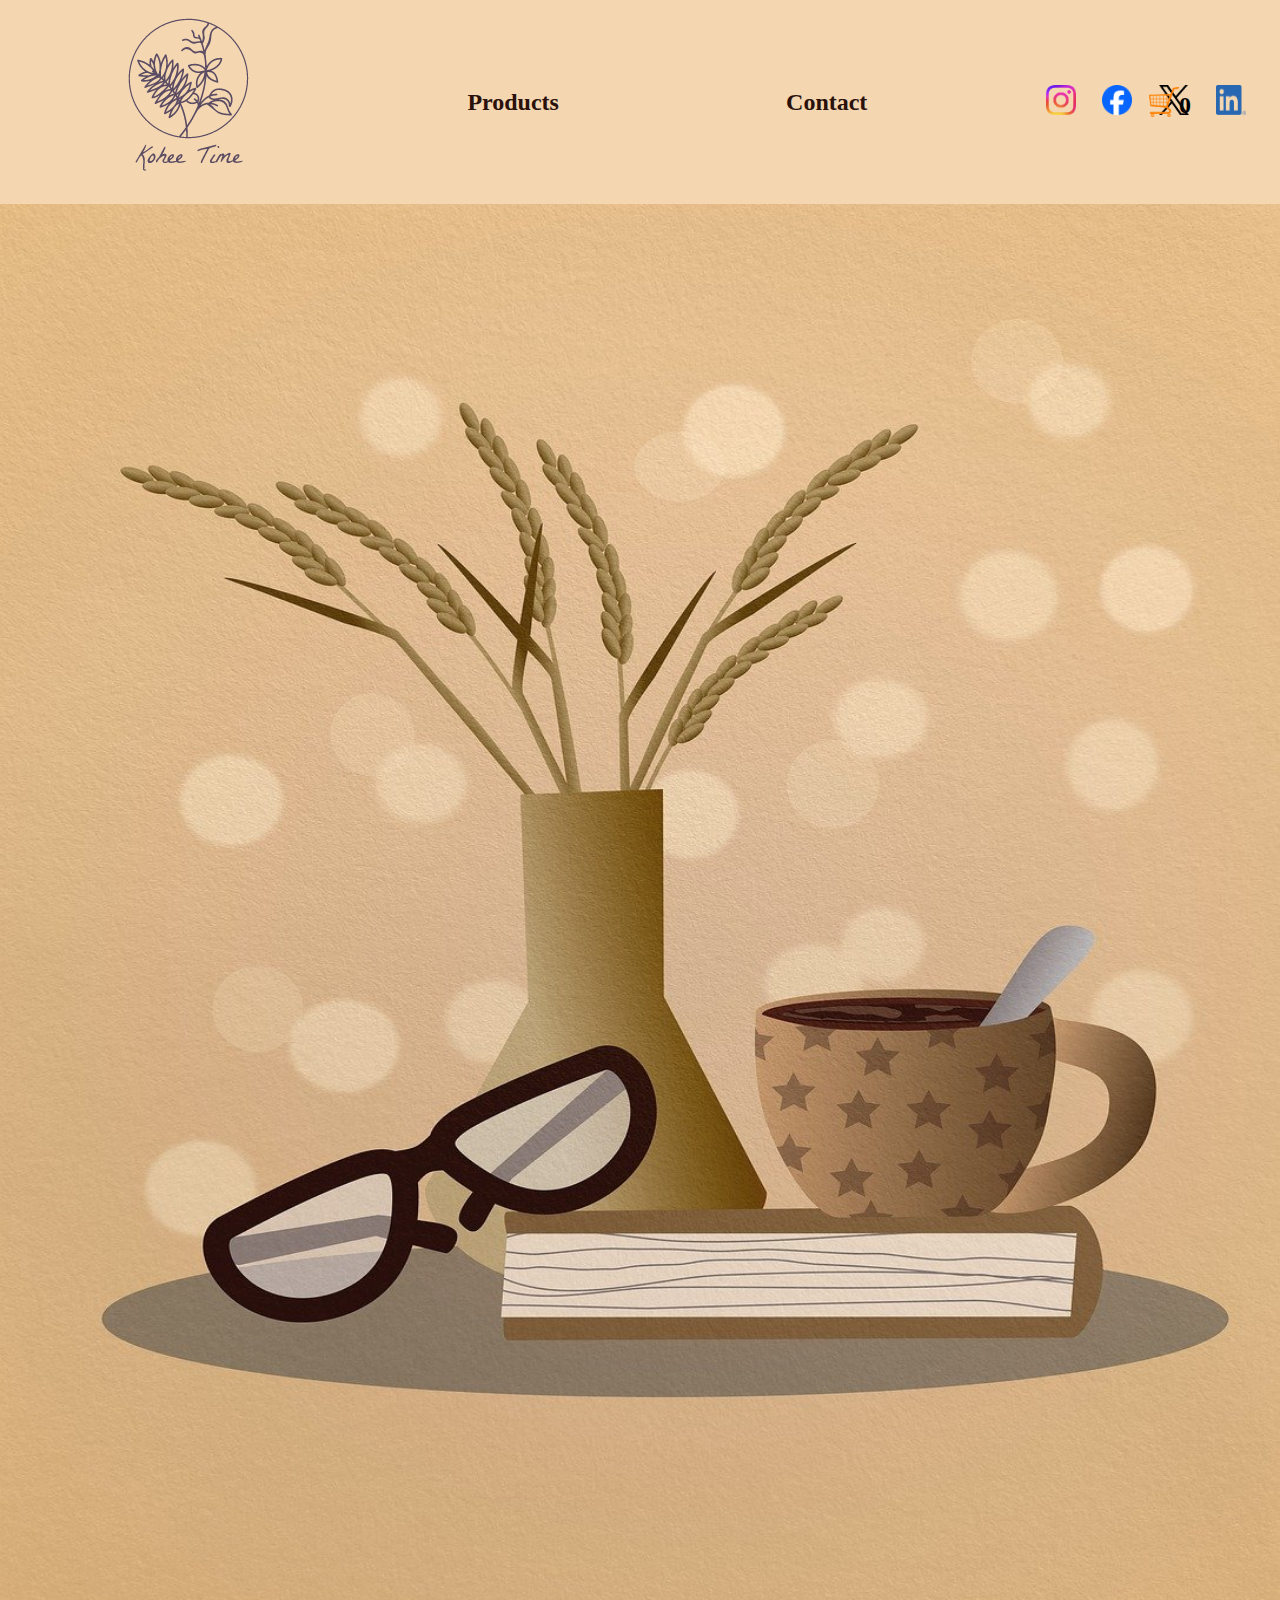
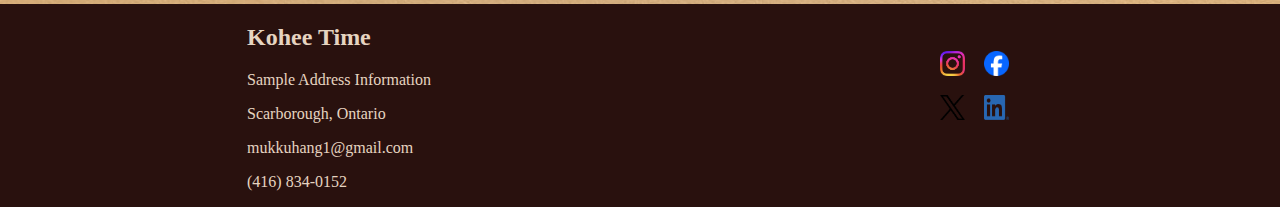
<file: index.html>
<!DOCTYPE html>
<html lang="en">
<head>
    <meta charset="UTF-8">
    <meta name="viewport" content="width=device-width, initial-scale=1.0">
    <link rel="stylesheet" href="styles.css">
    <title>Business Website</title>
</head>
<body>
    <nav id="navigation">
        <div id="nav-container">
            <a href="index.html">
                <img src="images/logo.png">
            </a>

            <div id="nav-buttons">
                <a href="products-page.html">
                    <h2>Products</h2>
                </a>

                <a href="contact.html">
                    <h2>Contact</h2>
                </a>
            </div>

            <div id="socials-container">
                <a href="https://www.instagram.com/" target="_blank">
                    <img src="images/socials/insta.png"  id="social-image">
                </a>
                
                <a href="https://www.facebook.com/" target="_blank">
                    <img src="images/socials/facebook.png" id="social-image">
                </a>

                <a href="https://twitter.com/" target="_blank">
                    <img src="images/socials/x-logo.png" id="social-image">
                </a>

                <a href="https://www.linkedin.com/" target="_blank">
                    <img src="images/socials/linkedin.png" id="social-image">
                </a>
            </div>

            <div class="cart-section">
                <a href="cart-page.html">
                    <img src="images/cart.png" id="social-image">
                </a>
                <h2 class="cart-amount">0</h2>
            </div>
        </div>
    </nav>

    <img src="images/coffee.jpg" id="main-image">

    <section>
        <div  id="business-info">
            <div id="business-info-container">
                <h2>Kohee Time</h2>
                <p>Sample Address Information</p>
                <p>Scarborough, Ontario</p>
                <p>mukkuhang1@gmail.com</p>
                <p>(416) 834-0152</p>
            </div>
    
            <div id="socials-container-business">
                <a href="https://www.instagram.com/" target="_blank">
                    <img src="images/socials/insta.png"  id="social-image-business">
                </a>
                
                <a href="https://www.facebook.com/" target="_blank">
                    <img src="images/socials/facebook.png"id="social-image-business">
                </a>

                <a href="https://twitter.com/">
                    <img src="images/socials/x-logo.png" id="social-image-business">
                </a>

                <a href="https://www.linkedin.com/">
                    <img src="images/socials/linkedin.png" id="social-image-business">
                </a>
            </div>
        </div>
    </section>
    <script src="script.js"></script>
</body>
</html>
</file>
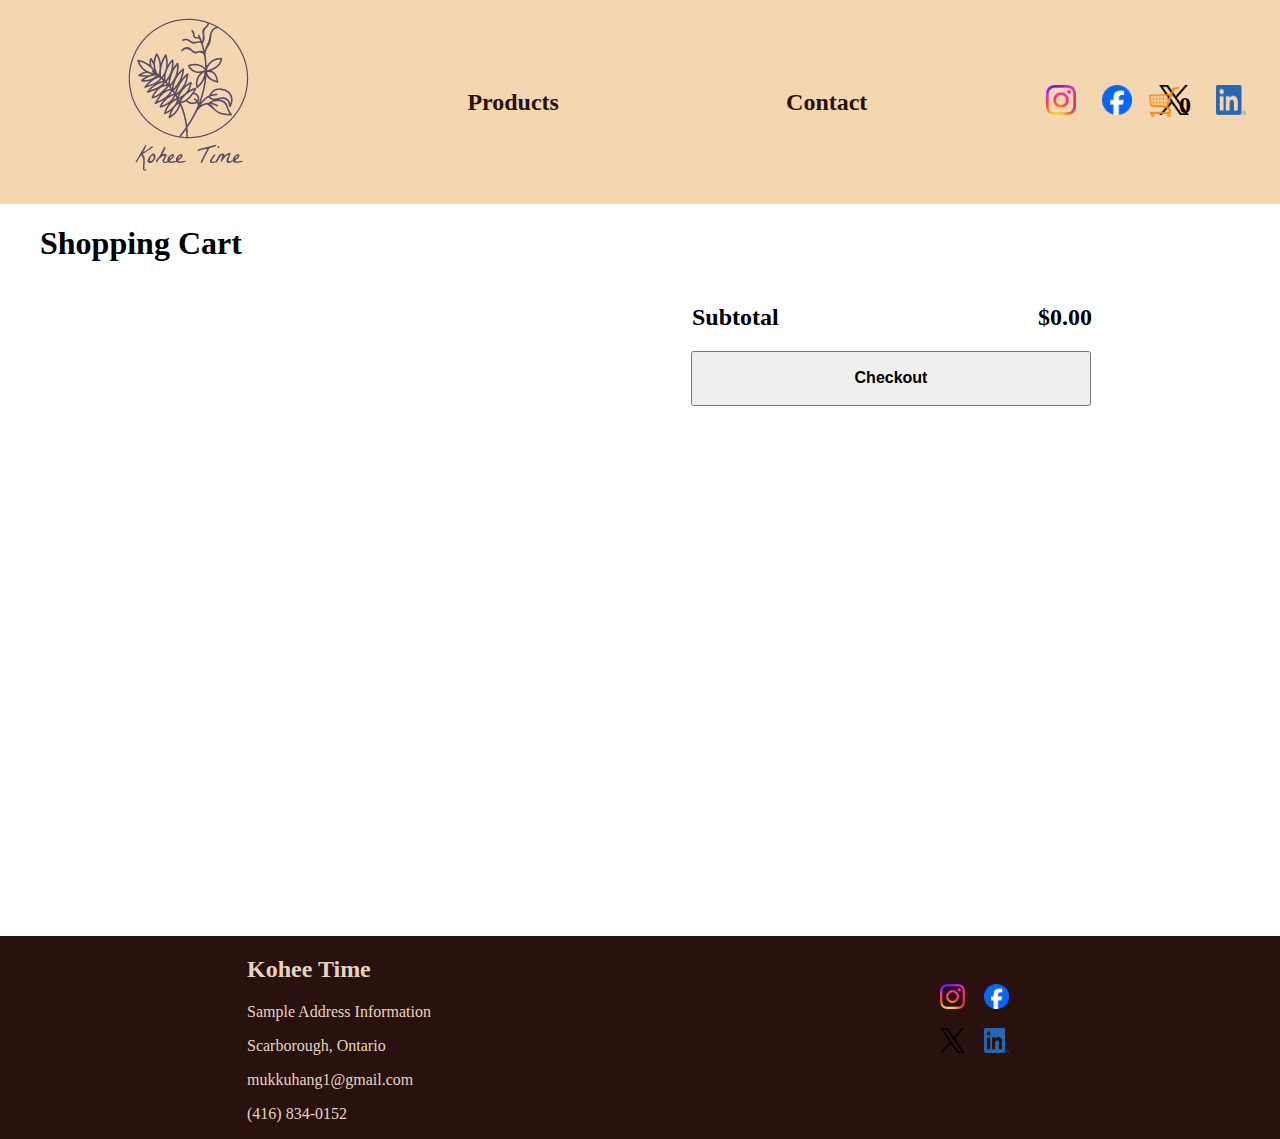
<file: cart-page.html>
<!DOCTYPE html>
<html lang="en">
<head>
    <meta charset="UTF-8">
    <meta name="viewport" content="width=device-width, initial-scale=1.0">
    <title>Document</title>
    <link rel="stylesheet" href="cart-page.css">
</head>
<body>
    <nav id="navigation">
        <div id="nav-container">
            <a href="index.html">
                <img src="images/logo.png">
            </a>

            <div id="nav-buttons">
                <a href="products-page.html">
                    <h2>Products</h2>
                </a>

                <a href="contact.html">
                    <h2>Contact</h2>
                </a>
            </div>

            <div id="socials-container">
                <a href="https://www.instagram.com/" target="_blank">
                    <img src="images/socials/insta.png"  id="social-image">
                </a>
                
                <a href="https://www.facebook.com/" target="_blank">
                    <img src="images/socials/facebook.png" id="social-image">
                </a>

                <a href="https://twitter.com/">
                    <img src="images/socials/x-logo.png" id="social-image">
                </a>

                <a href="https://www.linkedin.com/">
                    <img src="images/socials/linkedin.png" id="social-image">
                </a>
            </div>

            <div class="cart-section">
                <a href="cart-page.html">
                    <img src="images/cart.png" id="social-image">
                </a>
                <h2 class="cart-amount">0</h2>
            </div>
        </div>
    </nav>

    <main class="main-section">
        <div class="shopping-cart-section">
            <h1 class="cart-title">Shopping Cart</h1>
            <div class="products-container">
                <div class="productinfo-container">

                </div>
            </div>
        </div>
        <div class="total-container">
            <div class="total-section">
                <div class="total-top-section">
                    <h2>Subtotal</h2>
                    <h2 class="subtotal">$0</h2>
                </div>
                <button class="checkout">Checkout</button>
            </div>
        </div>
    </main>

    <section>
        <div  id="business-info">
            <div id="business-info-container">
                <h2>Kohee Time</h2>
                <p>Sample Address Information</p>
                <p>Scarborough, Ontario</p>
                <p>mukkuhang1@gmail.com</p>
                <p>(416) 834-0152</p>
            </div>
    
            <div id="socials-container-business">
                <a href="https://www.instagram.com/" target="_blank">
                    <img src="images/socials/insta.png"  id="social-image-business">
                </a>
                
                <a href="https://www.facebook.com/" target="_blank">
                    <img src="images/socials/facebook.png"id="social-image-business">
                </a>

                <a href="https://twitter.com/">
                    <img src="images/socials/x-logo.png" id="social-image-business">
                </a>

                <a href="https://www.linkedin.com/">
                    <img src="images/socials/linkedin.png" id="social-image-business">
                </a>
            </div>
        </div>
    </section>
    <script src="cart-page.js"></script>
</body>
</html>
</file>
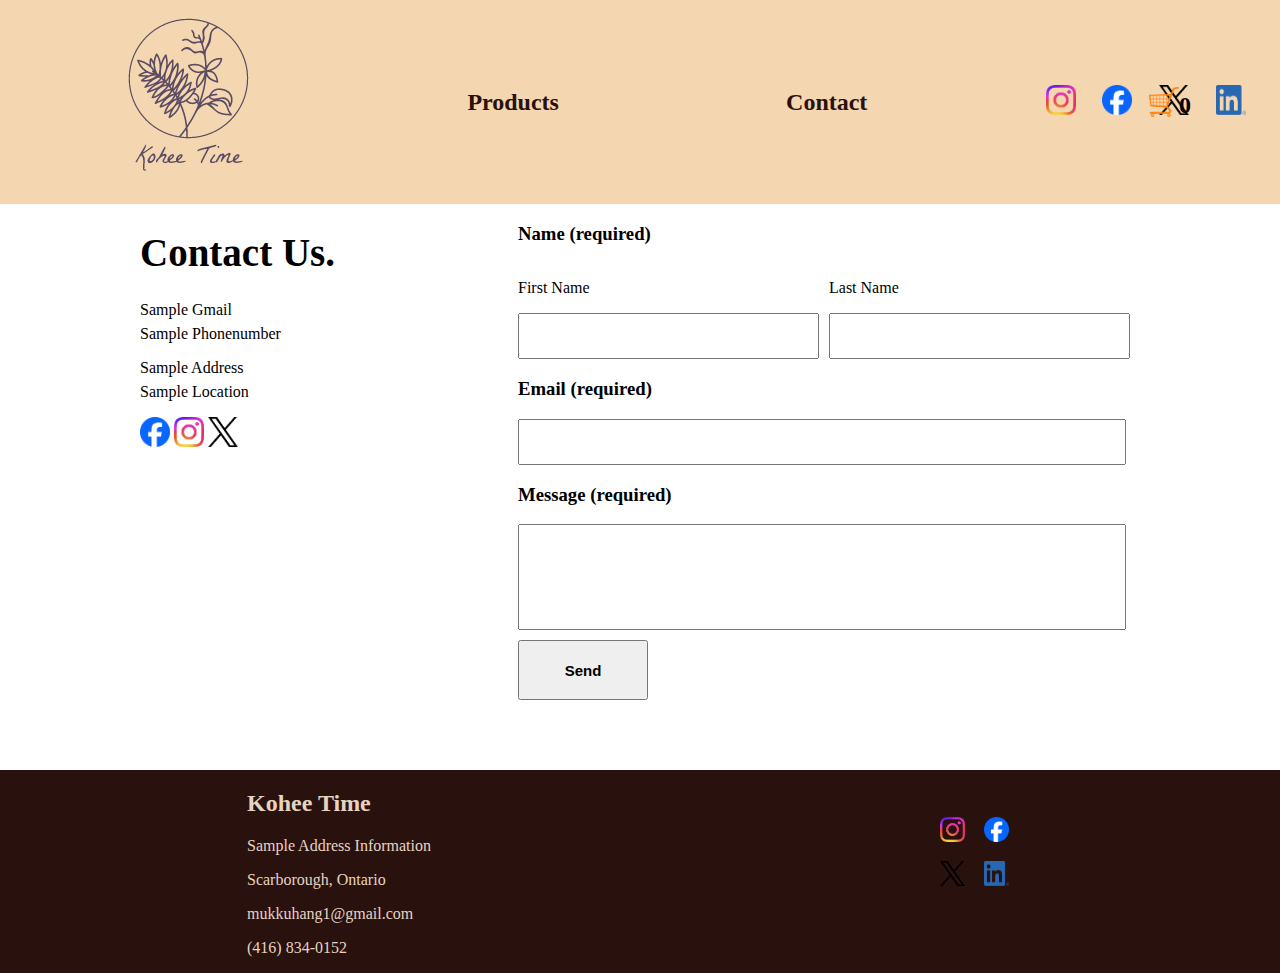
<file: contact.html>
<!DOCTYPE html>
<html lang="en">
<head>
    <meta charset="UTF-8">
    <meta name="viewport" content="width=device-width, initial-scale=1.0">
    <link rel="stylesheet" href="contact-styles.css">
    <title>Contact</title>
</head>
<body>
    <nav id="navigation">
        <div id="nav-container">
            <a href="index.html">
                <img src="images/logo.png">
            </a>

            <div id="nav-buttons">
                <a href="products-page.html">
                    <h2>Products</h2>
                </a>

                <a href="contact.html">
                    <h2>Contact</h2>
                </a>
            </div>

            <div id="socials-container">
                <a href="https://www.instagram.com/" target="_blank">
                    <img src="images/socials/insta.png"  id="social-image">
                </a>
                
                <a href="https://www.facebook.com/" target="_blank">
                    <img src="images/socials/facebook.png" id="social-image">
                </a>

                <a href="https://twitter.com/">
                    <img src="images/socials/x-logo.png" id="social-image">
                </a>

                <a href="https://www.linkedin.com/">
                    <img src="images/socials/linkedin.png" id="social-image">
                </a>
            </div>

            <div class="cart-section">
                <a href="cart-page.html">
                    <img src="images/cart.png" id="social-image">
                </a>
                <h2 class="cart-amount">0</h2>
            </div>
        </div>
    </nav>

    <section id="contact-container">
        <div id="contact-leftside">
            <h1 id="contact-title">Contact Us.</h1>
            <div id="contact-address-container">
                <div id="gmail-number-container">
                    <p id="gmail">Sample Gmail</p>
                    <p>Sample Phonenumber</p>
                </div>

                <div id="address-location-container">
                    <p id="address">Sample Address</p>
                    <p>Sample Location</p>
                </div>

                <div>
                    <a href="images/socials/facebook.png" target="_blank">
                        <img src="images/socials/facebook.png" id="social-image">
                    </a>

                    <a href="images/socials/insta.png" target="_blank">
                        <img src="images/socials/insta.png" id="social-image">
                    </a>

                    <a href="images/socials/x-logo.png" target="_blank">
                        <img src="images/socials/x-logo.png" id="social-image">
                    </a>
                </div>
            </div>
        </div>

        <div id="contact-rightside">
            <div>
                <h3>Name (required)</h3>
                <div id="fullname-container">
                    <div>
                        <p>First Name</p>
                        <input type="text" id="name-input">
                    </div>

                    <div>
                        <p>Last Name</p>
                        <input type="text" id="name-input">
                    </div>
                </div>
            </div>

            <div>
                <h3>Email (required)</h3>
                <input type="text" id="email-input">
            </div>

            <div>
                <h3>Message (required)</h3>
                <input type="text" id="message-input">
            </div>

            <button class="send-button">Send</button>
        </div>
    </section>

    <div  id="business-info">
        <div id="business-info-container">
            <h2>Kohee Time</h2>
            <p>Sample Address Information</p>
            <p>Scarborough, Ontario</p>
            <p>mukkuhang1@gmail.com</p>
            <p>(416) 834-0152</p>
        </div>

        <div id="socials-container-business">
            <a href="https://www.instagram.com/" target="_blank">
                <img src="images/socials/insta.png"  id="social-image-business">
            </a>
            
            <a href="https://www.facebook.com/" target="_blank">
                <img src="images/socials/facebook.png"id="social-image-business">
            </a>

            <a href="https://twitter.com/">
                <img src="images/socials/x-logo.png" id="social-image-business">
            </a>

            <a href="https://www.linkedin.com/">
                <img src="images/socials/linkedin.png" id="social-image-business">
            </a>
        </div>
    </div>
</body>
</html>
</file>
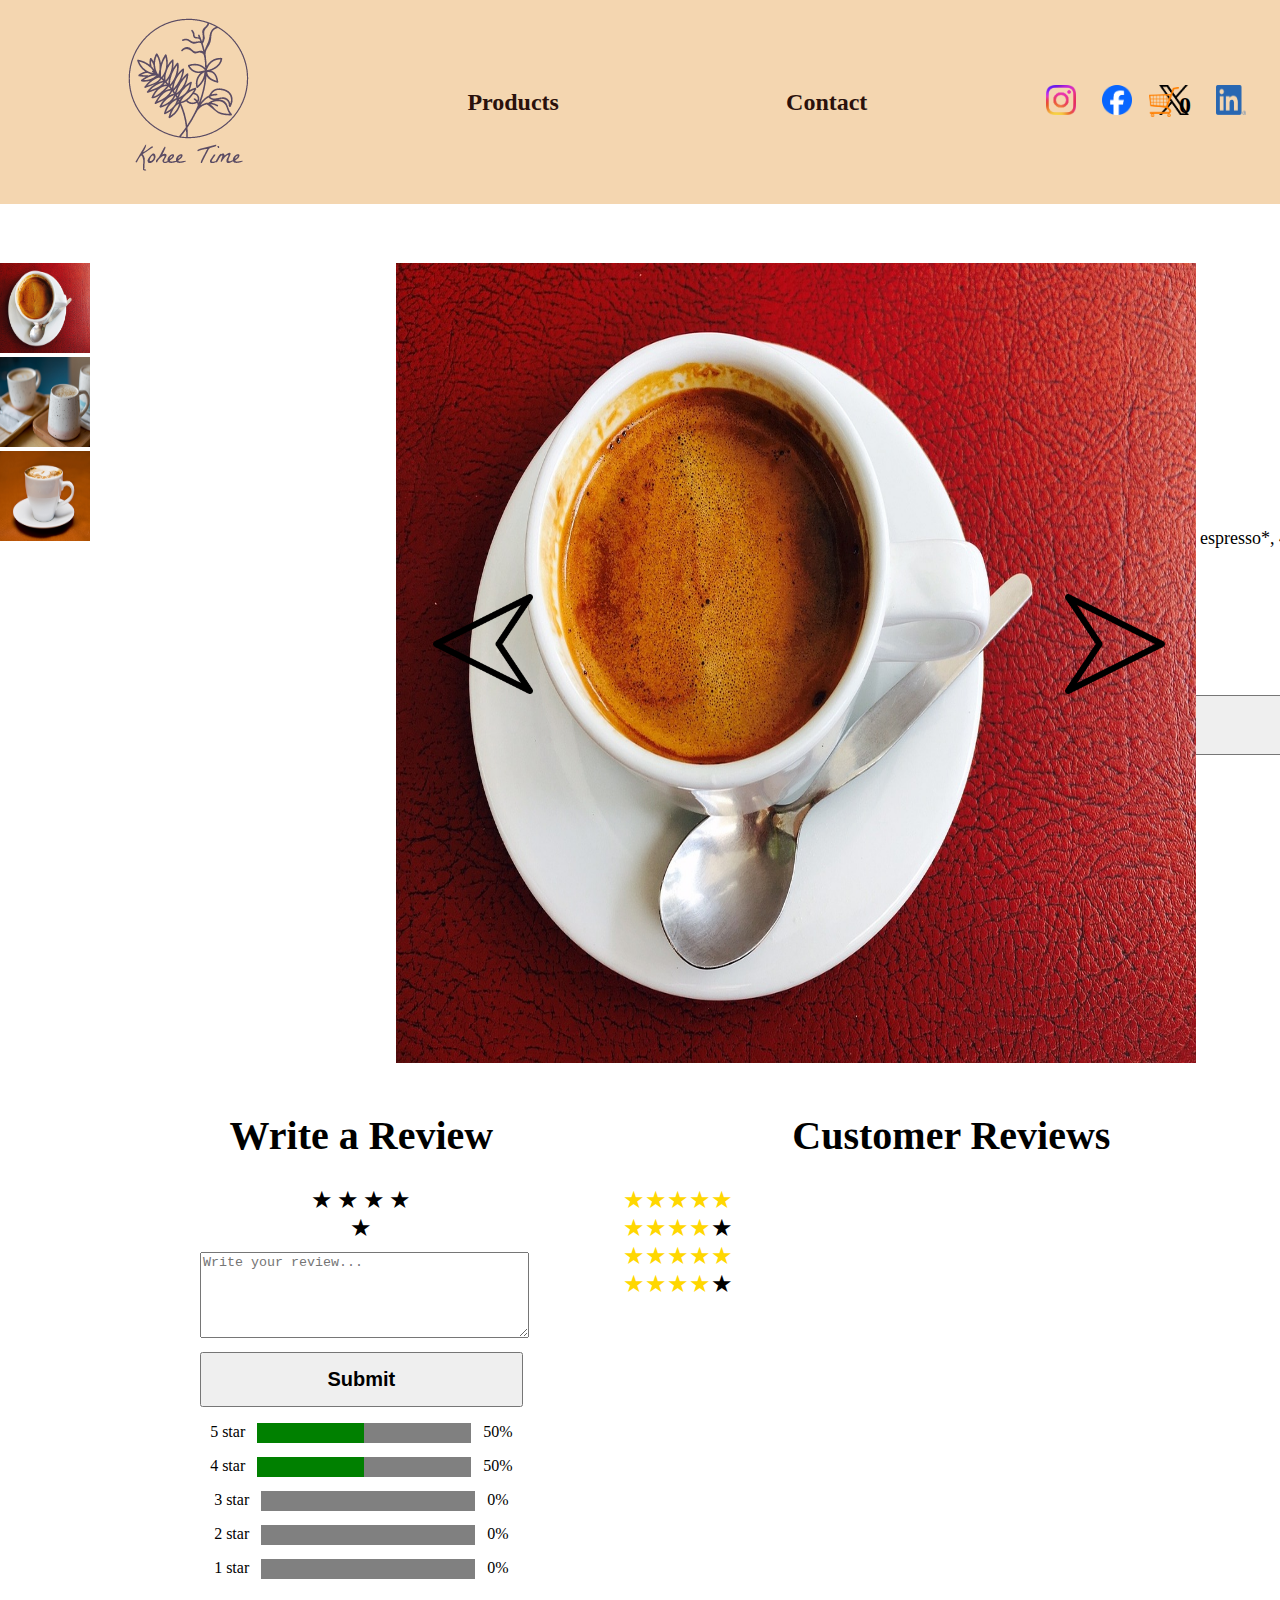
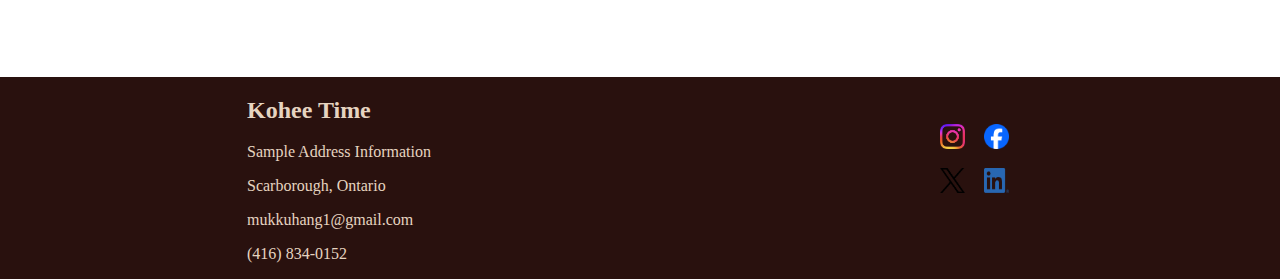
<file: product-page.html>
<!DOCTYPE html>
<html lang="en">
<head>
    <meta charset="UTF-8">
    <meta name="viewport" content="width=device-width, initial-scale=1.0">
    <link rel="stylesheet" href="product-page.css">
    <title>Product</title>
</head>
<body>
    <nav id="navigation">
        <div id="nav-container">
            <a href="index.html">
                <img src="images/logo.png">
            </a>

            <div id="nav-buttons">
                <a href="products-page.html">
                    <h2>Products</h2>
                </a>

                <a href="contact.html">
                    <h2>Contact</h2>
                </a>
            </div>

            <div id="socials-container">
                <a href="https://www.instagram.com/" target="_blank">
                    <img src='images/socials/insta.png'  id="social-image">
                </a>
                
                <a href="https://www.facebook.com/" target="_blank">
                    <img src="images/socials/facebook.png" id="social-image">
                </a>

                <a href="https://twitter.com/">
                    <img src="images/socials/x-logo.png" id="social-image">
                </a>

                <a href="https://www.linkedin.com/">
                    <img src="images/socials/linkedin.png" id="social-image">
                </a>
            </div>

            <div class="cart-section">
                <a href="cart-page.html">
                    <img src="images/cart.png" id="social-image">
                </a>
                <h2 class="cart-amount">0</h2>
            </div>
        </div>
    </nav>

    <section>
        <div id="main-section">
            <div id="gallery-section">
                <img src="images/coffee/americano.jpg" id="gallery-image1">
                <img src="images/coffee2.jpg" id="gallery-image2">
                <img src="images/coffee3.jpg" id="gallery-image3">
            </div>

            <div id="main-image-container" class="main-image-container">
                <img src="images/coffee/americano.jpg">
                <img src="images/coffee2.jpg">
                <img src="images/coffee3.jpg">
            </div>

            <a id="arrow-image-back">
                <img src="images/arrow.png" id="arrow-image">
            </a>

            <a id="arrow-image-forward">
                <img src="images/arrow2.png" id="arrow-image">
            </a>

            <div id="product-information">
                <h1 id="product-name">Americano</h1>

                <h4 id="product-price">CA$2.00</h4>

                <p id="product-ingredients">
                    1 Cup. Ingredients: 2 ounces (2 shots) espresso*, 4 ounces hot water
                </p>

                <div>
                    <p>Quantity: </p>
                    <input id="quantity" type="number" value="1" min="1">
                </div>

                <button id="purchase-button" onclick="addToCart()">Purchase</button>
            </div>
        </div>

        <div id="review-section">
            <div class="add-review">
                <h1 id="review-title">Write a Review</h1>
                <div class="reviews-topcontainer">
                    <div class="stars">
                        <span class="star" data-value="1">&#9733;</span>
                        <span class="star" data-value="2">&#9733;</span>
                        <span class="star" data-value="3">&#9733;</span>
                        <span class="star" data-value="4">&#9733;</span>
                        <span class="star" data-value="5">&#9733;</span>
                    </div>
                    <textarea id="review-text" placeholder="Write your review..."></textarea>
                    <button class="submit-review">Submit</button>
                </div>
                
                <div id="review-distribution">
                    <div id="distribution-container">
                        <p>5 star</p>
                        <progress id="5bar" value="50" max="100"></progress>
                        <p id="percent5">50%</p>
                    </div>

                    <div id="distribution-container">
                        <p>4 star</p>
                        <progress id="4bar" value="50" max="100"></progress>
                        <p id="percent4">50%</p>
                    </div>

                    <div id="distribution-container">
                        <p>3 star</p>
                        <progress id="3bar" value="0" max="100"></progress>
                        <p id="percent3">0%</p>
                    </div>

                    <div id="distribution-container">
                        <p>2 star</p>
                        <progress id="2bar" value="0" max="100"></progress>
                        <p id="percent2">0%</p>
                    </div>

                    <div id="distribution-container">
                        <p>1 star</p>
                        <progress id="1bar" value="0" max="100"></progress>
                        <p id="percent1">0%</p>
                    </div>
                </div>

            </div>        
            
            <div class="reviews">
                <h1 id="review-title">Customer Reviews</h1>
                <div class="review">
                    <span class="star-active" data-value="1">&#9733;</span><span class="star-active" data-value="2">&#9733;</span><span class="star-active" data-value="3">&#9733;</span><span class="star-active" data-value="4">&#9733;</span><span class="star-active" data-value="5">&#9733;</span>
                </div>

                <div class="review">
                    <span class="star-active" data-value="1">&#9733;</span><span class="star-active" data-value="2">&#9733;</span><span class="star-active" data-value="3">&#9733;</span><span class="star-active" data-value="4">&#9733;</span><span class="review-star" data-value="5">&#9733;</span>
                </div>               

                <div class="review">
                    <span class="star-active" data-value="1">&#9733;</span><span class="star-active" data-value="2">&#9733;</span><span class="star-active" data-value="3">&#9733;</span><span class="star-active" data-value="4">&#9733;</span><span class="star-active" data-value="5">&#9733;</span>
                </div>

                <div class="review">
                    <span class="star-active" data-value="1">&#9733;</span><span class="star-active" data-value="2">&#9733;</span><span class="star-active" data-value="3">&#9733;</span><span class="star-active" data-value="4">&#9733;</span><span class="review-star" data-value="5">&#9733;</span>
                </div>
            </div>
        </div>
    </section>

    <section>
        <div  id="business-info">
            <div id="business-info-container">
                <h2>Kohee Time</h2>
                <p>Sample Address Information</p>
                <p>Scarborough, Ontario</p>
                <p>mukkuhang1@gmail.com</p>
                <p>(416) 834-0152</p>
            </div>
    
            <div id="socials-container-business">
                <a href="https://www.instagram.com/" target="_blank">
                    <img src="images/socials/insta.png"  id="social-image-business">
                </a>
                
                <a href="https://www.facebook.com/" target="_blank">
                    <img src="images/socials/facebook.png"id="social-image-business">
                </a>

                <a href="https://twitter.com/">
                    <img src="images/socials/x-logo.png" id="social-image-business">
                </a>

                <a href="https://www.linkedin.com/">
                    <img src="images/socials/linkedin.png" id="social-image-business">
                </a>
            </div>
        </div>
    </section>
    <script src="product-page.js"></script>
</body>
</html>
</file>
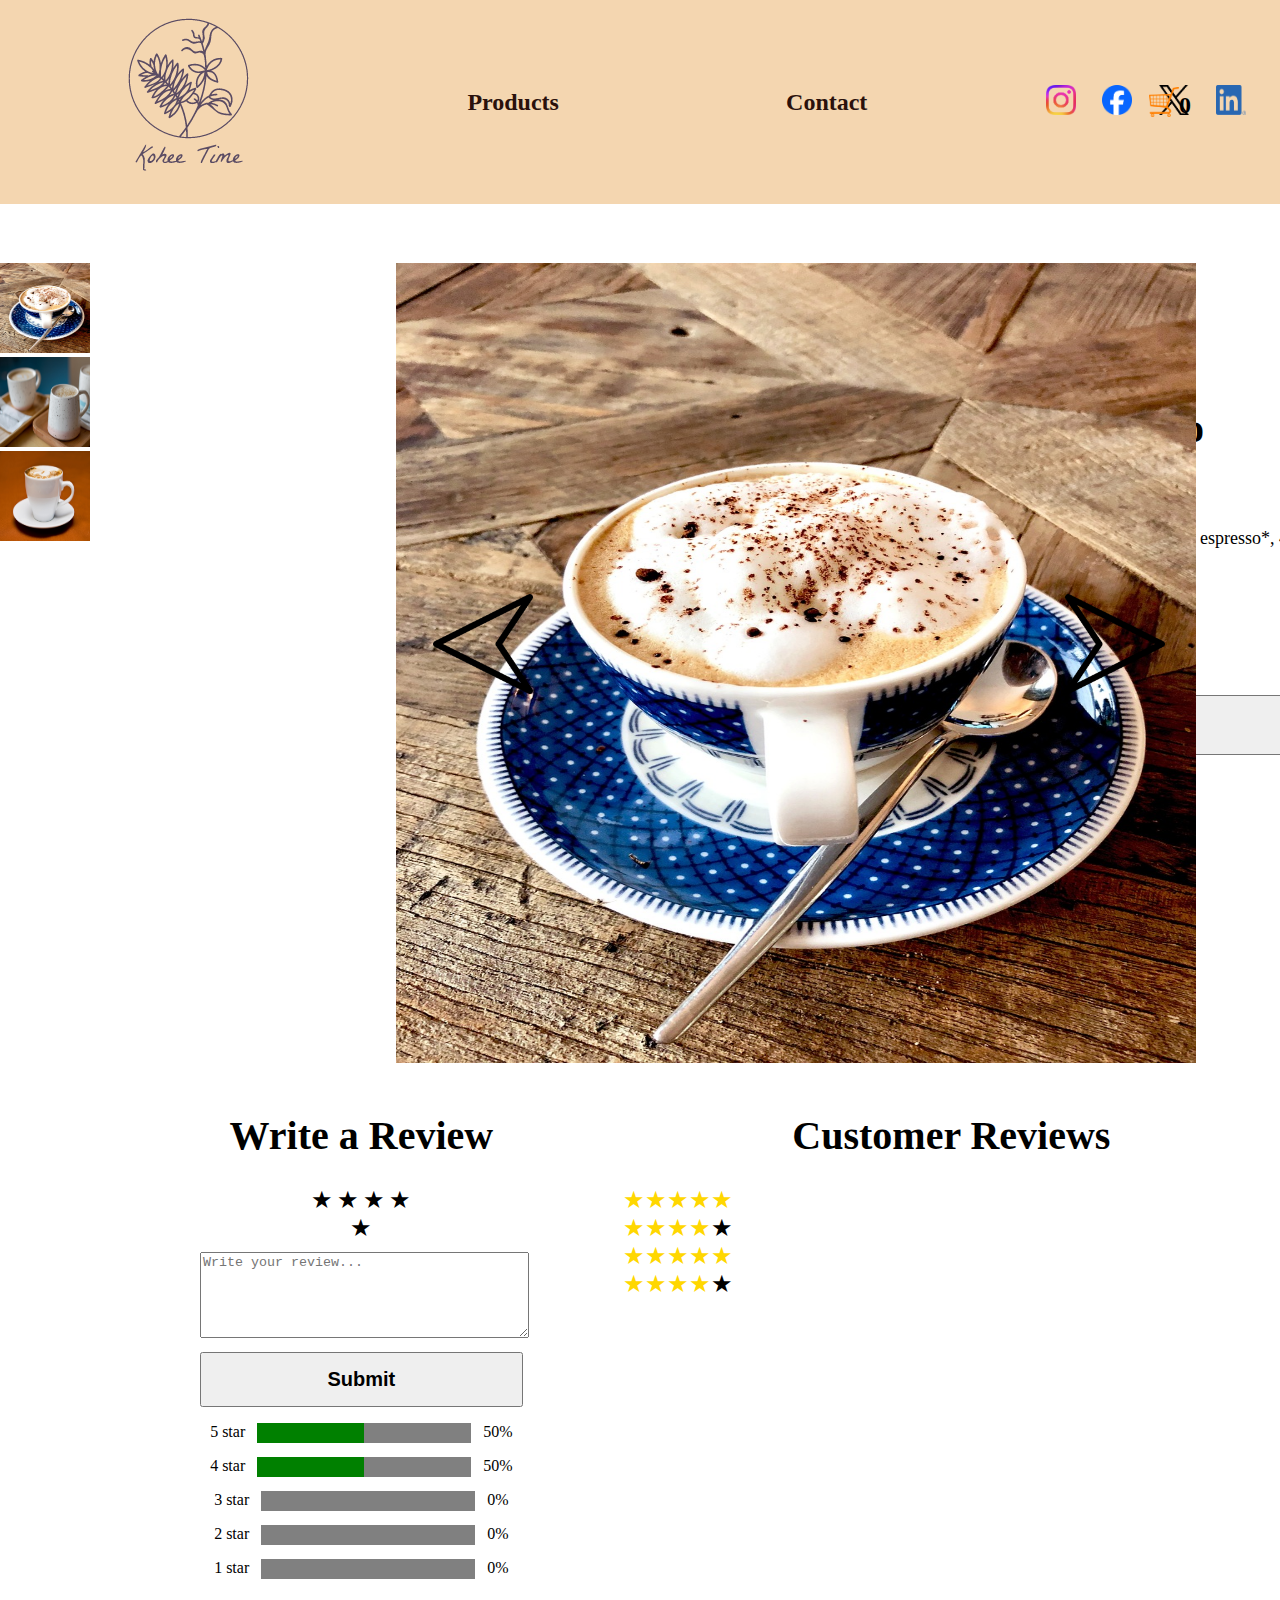
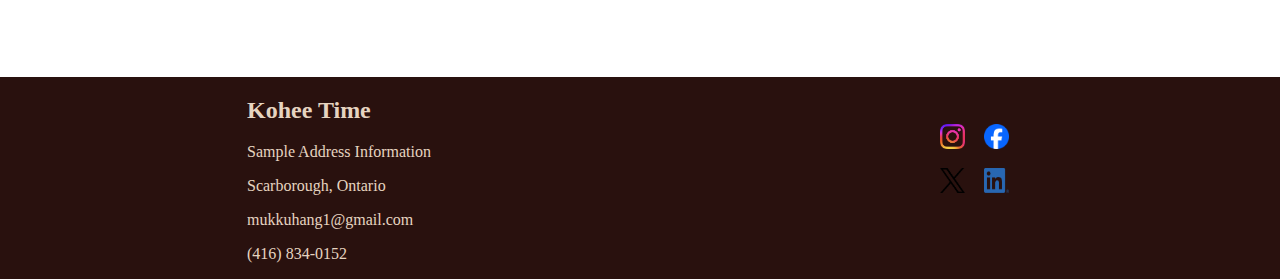
<file: product2-page.html>
<!DOCTYPE html>
<html lang="en">
<head>
    <meta charset="UTF-8">
    <meta name="viewport" content="width=device-width, initial-scale=1.0">
    <link rel="stylesheet" href="product-page.css">
    <title>Product</title>
</head>
<body>
    <nav id="navigation">
        <div id="nav-container">
            <a href="index.html">
                <img src="images/logo.png">
            </a>

            <div id="nav-buttons">
                <a href="products-page.html">
                    <h2>Products</h2>
                </a>

                <a href="contact.html">
                    <h2>Contact</h2>
                </a>
            </div>

            <div id="socials-container">
                <a href="https://www.instagram.com/" target="_blank">
                    <img src='images/socials/insta.png'  id="social-image">
                </a>
                
                <a href="https://www.facebook.com/" target="_blank">
                    <img src="images/socials/facebook.png" id="social-image">
                </a>

                <a href="https://twitter.com/">
                    <img src="images/socials/x-logo.png" id="social-image">
                </a>

                <a href="https://www.linkedin.com/">
                    <img src="images/socials/linkedin.png" id="social-image">
                </a>
            </div>

            <div class="cart-section">
                <a href="cart-page.html">
                    <img src="images/cart.png" id="social-image">
                </a>
                <h2 class="cart-amount">0</h2>
            </div>
        </div>
    </nav>

    <section>
        <div id="main-section">
            <div id="gallery-section">
                <img src="images/coffee/Caffè-macchiato.jpg" id="gallery-image1">
                <img src="images/coffee2.jpg" id="gallery-image2">
                <img src="images/coffee3.jpg" id="gallery-image3">
            </div>

            <div id="main-image-container" class="main-image-container">
                <img src="images/coffee/Caffè-macchiato.jpg">
                <img src="images/coffee2.jpg">
                <img src="images/coffee3.jpg">
            </div>

            <a id="arrow-image-back">
                <img src="images/arrow.png" id="arrow-image">
            </a>

            <a id="arrow-image-forward">
                <img src="images/arrow2.png" id="arrow-image">
            </a>

            <div id="product-information">
                <h1 id="product-name">Caffè-macchiato</h1>

                <h4 id="product-price">CA$2.00</h4>

                <p id="product-ingredients">
                    1 Cup. Ingredients: 2 ounces (2 shots) espresso*, 4 ounces hot water
                </p>

                <div>
                    <p>Quantity: </p>
                    <input id="quantity" type="number" value="1" min="1">
                </div>

                <button id="purchase-button" onclick="addToCart()">Purchase</button>
            </div>
        </div>

        <div id="review-section">
            <div class="add-review">
                <h1 id="review-title">Write a Review</h1>
                <div class="reviews-topcontainer">
                    <div class="stars">
                        <span class="star" data-value="1">&#9733;</span>
                        <span class="star" data-value="2">&#9733;</span>
                        <span class="star" data-value="3">&#9733;</span>
                        <span class="star" data-value="4">&#9733;</span>
                        <span class="star" data-value="5">&#9733;</span>
                    </div>
                    <textarea id="review-text" placeholder="Write your review..."></textarea>
                    <button class="submit-review">Submit</button>
                </div>
                
                <div id="review-distribution">
                    <div id="distribution-container">
                        <p>5 star</p>
                        <progress id="5bar" value="50" max="100"></progress>
                        <p id="percent5">50%</p>
                    </div>

                    <div id="distribution-container">
                        <p>4 star</p>
                        <progress id="4bar" value="50" max="100"></progress>
                        <p id="percent4">50%</p>
                    </div>

                    <div id="distribution-container">
                        <p>3 star</p>
                        <progress id="3bar" value="0" max="100"></progress>
                        <p id="percent3">0%</p>
                    </div>

                    <div id="distribution-container">
                        <p>2 star</p>
                        <progress id="2bar" value="0" max="100"></progress>
                        <p id="percent2">0%</p>
                    </div>

                    <div id="distribution-container">
                        <p>1 star</p>
                        <progress id="1bar" value="0" max="100"></progress>
                        <p id="percent1">0%</p>
                    </div>
                </div>

            </div>        
            
            <div class="reviews">
                <h1 id="review-title">Customer Reviews</h1>
                <div class="review">
                    <span class="star-active" data-value="1">&#9733;</span><span class="star-active" data-value="2">&#9733;</span><span class="star-active" data-value="3">&#9733;</span><span class="star-active" data-value="4">&#9733;</span><span class="star-active" data-value="5">&#9733;</span>
                </div>

                <div class="review">
                    <span class="star-active" data-value="1">&#9733;</span><span class="star-active" data-value="2">&#9733;</span><span class="star-active" data-value="3">&#9733;</span><span class="star-active" data-value="4">&#9733;</span><span class="review-star" data-value="5">&#9733;</span>
                </div>               

                <div class="review">
                    <span class="star-active" data-value="1">&#9733;</span><span class="star-active" data-value="2">&#9733;</span><span class="star-active" data-value="3">&#9733;</span><span class="star-active" data-value="4">&#9733;</span><span class="star-active" data-value="5">&#9733;</span>
                </div>

                <div class="review">
                    <span class="star-active" data-value="1">&#9733;</span><span class="star-active" data-value="2">&#9733;</span><span class="star-active" data-value="3">&#9733;</span><span class="star-active" data-value="4">&#9733;</span><span class="review-star" data-value="5">&#9733;</span>
                </div>
            </div>
        </div>
    </section>

    <section>
        <div  id="business-info">
            <div id="business-info-container">
                <h2>Kohee Time</h2>
                <p>Sample Address Information</p>
                <p>Scarborough, Ontario</p>
                <p>mukkuhang1@gmail.com</p>
                <p>(416) 834-0152</p>
            </div>
    
            <div id="socials-container-business">
                <a href="https://www.instagram.com/" target="_blank">
                    <img src="images/socials/insta.png"  id="social-image-business">
                </a>
                
                <a href="https://www.facebook.com/" target="_blank">
                    <img src="images/socials/facebook.png"id="social-image-business">
                </a>

                <a href="https://twitter.com/">
                    <img src="images/socials/x-logo.png" id="social-image-business">
                </a>

                <a href="https://www.linkedin.com/">
                    <img src="images/socials/linkedin.png" id="social-image-business">
                </a>
            </div>
        </div>
    </section>
    <script src="product-page.js"></script>
</body>
</html>
</file>
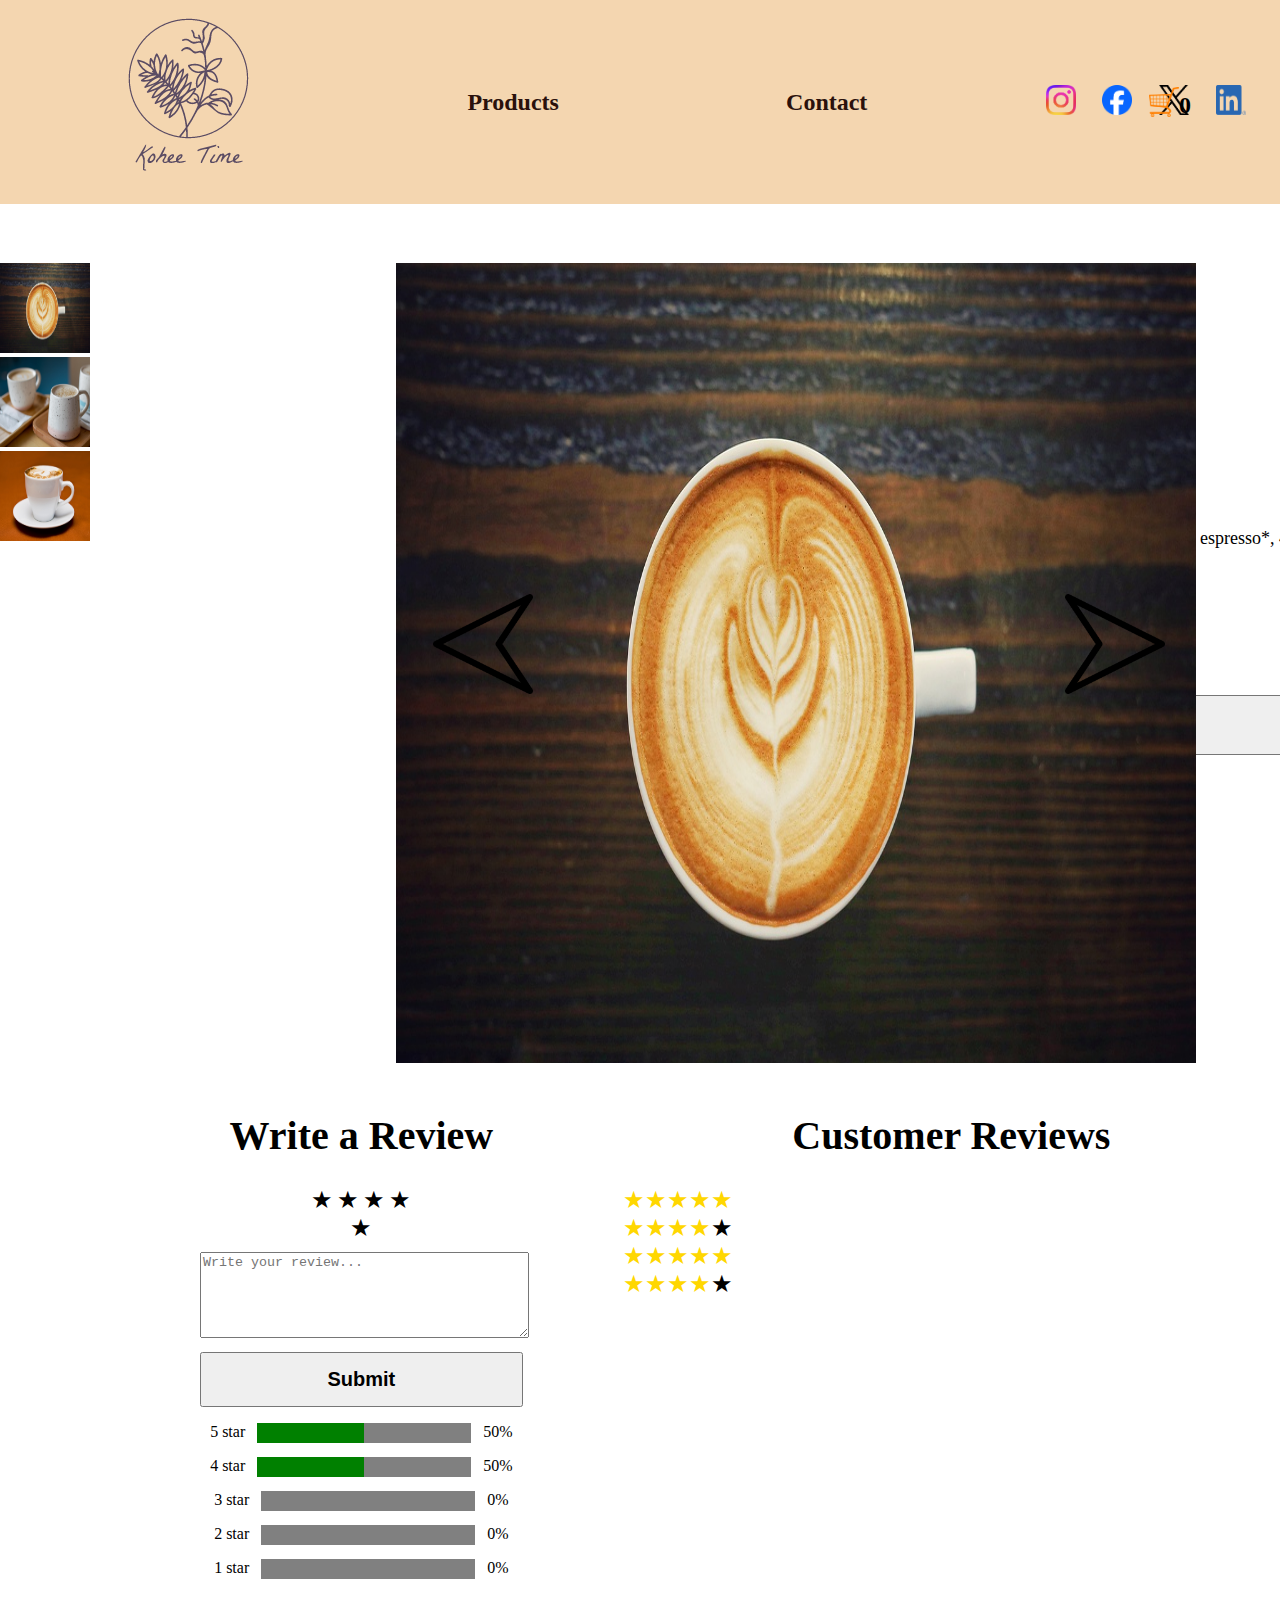
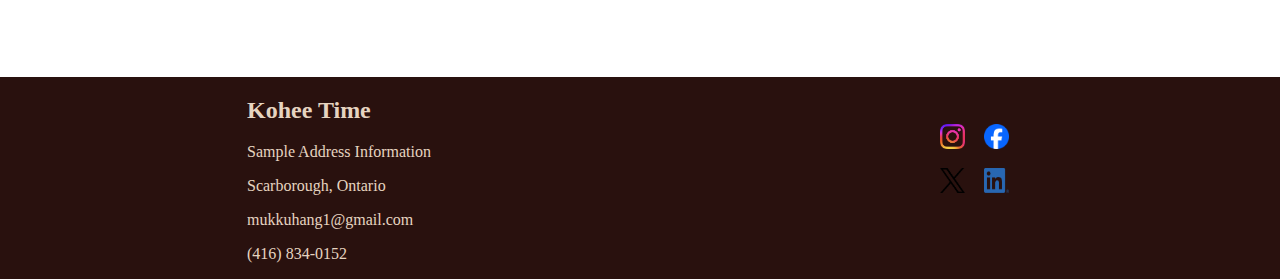
<file: product3-page.html>
<!DOCTYPE html>
<html lang="en">
<head>
    <meta charset="UTF-8">
    <meta name="viewport" content="width=device-width, initial-scale=1.0">
    <link rel="stylesheet" href="product-page.css">
    <title>Product</title>
</head>
<body>
    <nav id="navigation">
        <div id="nav-container">
            <a href="index.html">
                <img src="images/logo.png">
            </a>

            <div id="nav-buttons">
                <a href="products-page.html">
                    <h2>Products</h2>
                </a>

                <a href="contact.html">
                    <h2>Contact</h2>
                </a>
            </div>

            <div id="socials-container">
                <a href="https://www.instagram.com/" target="_blank">
                    <img src='images/socials/insta.png'  id="social-image">
                </a>
                
                <a href="https://www.facebook.com/" target="_blank">
                    <img src="images/socials/facebook.png" id="social-image">
                </a>

                <a href="https://twitter.com/">
                    <img src="images/socials/x-logo.png" id="social-image">
                </a>

                <a href="https://www.linkedin.com/">
                    <img src="images/socials/linkedin.png" id="social-image">
                </a>
            </div>

            <div class="cart-section">
                <a href="cart-page.html">
                    <img src="images/cart.png" id="social-image">
                </a>
                <h2 class="cart-amount">0</h2>
            </div>
        </div>
    </nav>

    <section>
        <div id="main-section">
            <div id="gallery-section">
                <img src="images/coffee/cappucino.jpg" id="gallery-image1">
                <img src="images/coffee2.jpg" id="gallery-image2">
                <img src="images/coffee3.jpg" id="gallery-image3">
            </div>

            <div id="main-image-container" class="main-image-container">
                <img src="images/coffee/cappucino.jpg">
                <img src="images/coffee2.jpg">
                <img src="images/coffee3.jpg">
            </div>

            <a id="arrow-image-back">
                <img src="images/arrow.png" id="arrow-image">
            </a>

            <a id="arrow-image-forward">
                <img src="images/arrow2.png" id="arrow-image">
            </a>

            <div id="product-information">
                <h1 id="product-name">Cappucino</h1>

                <h4 id="product-price">CA$2.00</h4>

                <p id="product-ingredients">
                    1 Cup. Ingredients: 2 ounces (2 shots) espresso*, 4 ounces hot water
                </p>

                <div>
                    <p>Quantity: </p>
                    <input id="quantity" type="number" value="1" min="1">
                </div>

                <button id="purchase-button" onclick="addToCart()">Purchase</button>
            </div>
        </div>

        <div id="review-section">
            <div class="add-review">
                <h1 id="review-title">Write a Review</h1>
                <div class="reviews-topcontainer">
                    <div class="stars">
                        <span class="star" data-value="1">&#9733;</span>
                        <span class="star" data-value="2">&#9733;</span>
                        <span class="star" data-value="3">&#9733;</span>
                        <span class="star" data-value="4">&#9733;</span>
                        <span class="star" data-value="5">&#9733;</span>
                    </div>
                    <textarea id="review-text" placeholder="Write your review..."></textarea>
                    <button class="submit-review">Submit</button>
                </div>
                
                <div id="review-distribution">
                    <div id="distribution-container">
                        <p>5 star</p>
                        <progress id="5bar" value="50" max="100"></progress>
                        <p id="percent5">50%</p>
                    </div>

                    <div id="distribution-container">
                        <p>4 star</p>
                        <progress id="4bar" value="50" max="100"></progress>
                        <p id="percent4">50%</p>
                    </div>

                    <div id="distribution-container">
                        <p>3 star</p>
                        <progress id="3bar" value="0" max="100"></progress>
                        <p id="percent3">0%</p>
                    </div>

                    <div id="distribution-container">
                        <p>2 star</p>
                        <progress id="2bar" value="0" max="100"></progress>
                        <p id="percent2">0%</p>
                    </div>

                    <div id="distribution-container">
                        <p>1 star</p>
                        <progress id="1bar" value="0" max="100"></progress>
                        <p id="percent1">0%</p>
                    </div>
                </div>

            </div>        
            
            <div class="reviews">
                <h1 id="review-title">Customer Reviews</h1>
                <div class="review">
                    <span class="star-active" data-value="1">&#9733;</span><span class="star-active" data-value="2">&#9733;</span><span class="star-active" data-value="3">&#9733;</span><span class="star-active" data-value="4">&#9733;</span><span class="star-active" data-value="5">&#9733;</span>
                </div>

                <div class="review">
                    <span class="star-active" data-value="1">&#9733;</span><span class="star-active" data-value="2">&#9733;</span><span class="star-active" data-value="3">&#9733;</span><span class="star-active" data-value="4">&#9733;</span><span class="review-star" data-value="5">&#9733;</span>
                </div>               

                <div class="review">
                    <span class="star-active" data-value="1">&#9733;</span><span class="star-active" data-value="2">&#9733;</span><span class="star-active" data-value="3">&#9733;</span><span class="star-active" data-value="4">&#9733;</span><span class="star-active" data-value="5">&#9733;</span>
                </div>

                <div class="review">
                    <span class="star-active" data-value="1">&#9733;</span><span class="star-active" data-value="2">&#9733;</span><span class="star-active" data-value="3">&#9733;</span><span class="star-active" data-value="4">&#9733;</span><span class="review-star" data-value="5">&#9733;</span>
                </div>
            </div>
        </div>
    </section>

    <section>
        <div  id="business-info">
            <div id="business-info-container">
                <h2>Kohee Time</h2>
                <p>Sample Address Information</p>
                <p>Scarborough, Ontario</p>
                <p>mukkuhang1@gmail.com</p>
                <p>(416) 834-0152</p>
            </div>
    
            <div id="socials-container-business">
                <a href="https://www.instagram.com/" target="_blank">
                    <img src="images/socials/insta.png"  id="social-image-business">
                </a>
                
                <a href="https://www.facebook.com/" target="_blank">
                    <img src="images/socials/facebook.png"id="social-image-business">
                </a>

                <a href="https://twitter.com/">
                    <img src="images/socials/x-logo.png" id="social-image-business">
                </a>

                <a href="https://www.linkedin.com/">
                    <img src="images/socials/linkedin.png" id="social-image-business">
                </a>
            </div>
        </div>
    </section>
    <script src="product-page.js"></script>
</body>
</html>
</file>
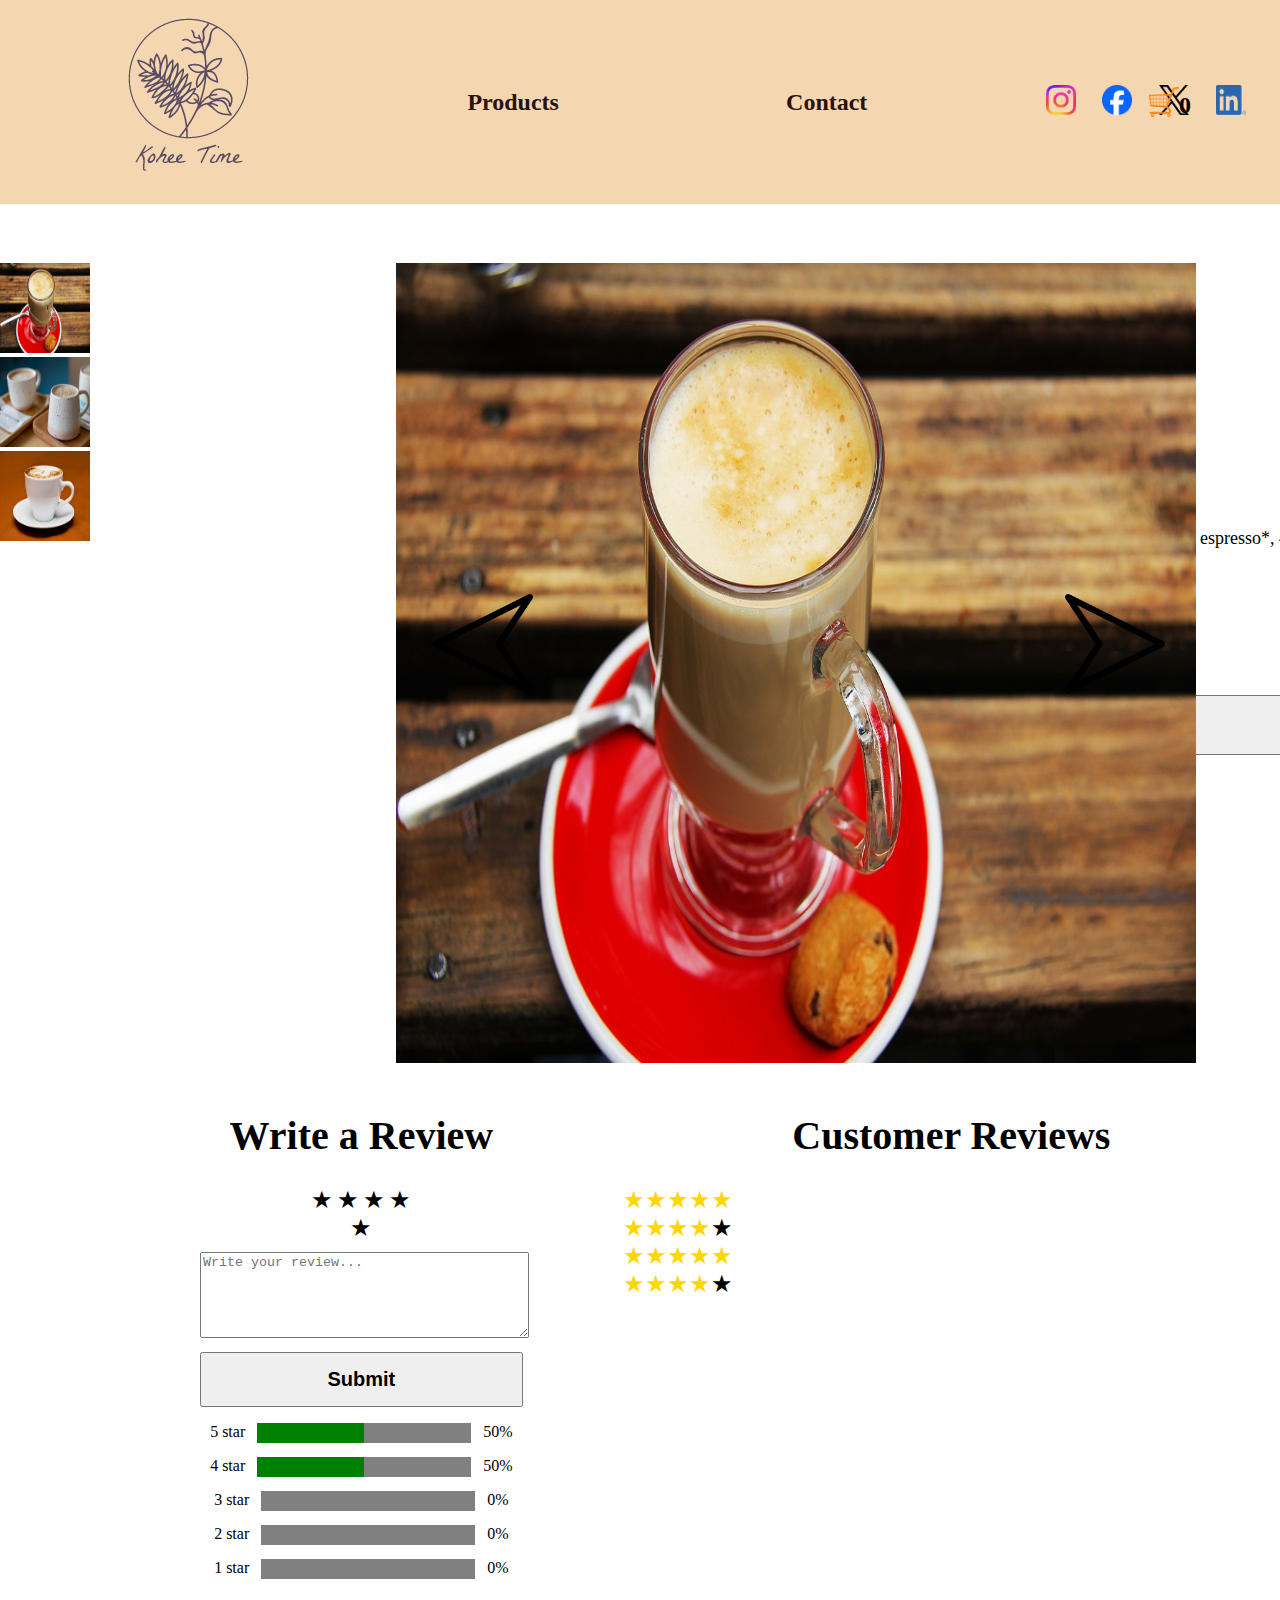
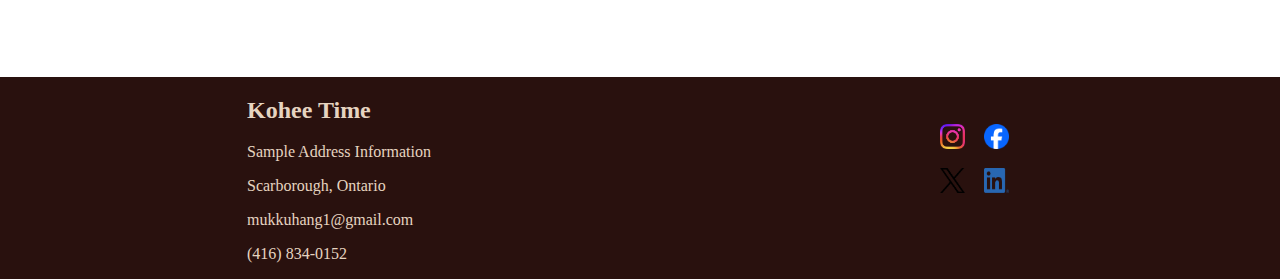
<file: product4-page.html>
<!DOCTYPE html>
<html lang="en">
<head>
    <meta charset="UTF-8">
    <meta name="viewport" content="width=device-width, initial-scale=1.0">
    <link rel="stylesheet" href="product-page.css">
    <title>Product</title>
</head>
<body>
    <nav id="navigation">
        <div id="nav-container">
            <a href="index.html">
                <img src="images/logo.png">
            </a>

            <div id="nav-buttons">
                <a href="products-page.html">
                    <h2>Products</h2>
                </a>

                <a href="contact.html">
                    <h2>Contact</h2>
                </a>
            </div>

            <div id="socials-container">
                <a href="https://www.instagram.com/" target="_blank">
                    <img src='images/socials/insta.png'  id="social-image">
                </a>
                
                <a href="https://www.facebook.com/" target="_blank">
                    <img src="images/socials/facebook.png" id="social-image">
                </a>

                <a href="https://twitter.com/">
                    <img src="images/socials/x-logo.png" id="social-image">
                </a>

                <a href="https://www.linkedin.com/">
                    <img src="images/socials/linkedin.png" id="social-image">
                </a>
            </div>

            <div class="cart-section">
                <a href="cart-page.html">
                    <img src="images/cart.png" id="social-image">
                </a>
                <h2 class="cart-amount">0</h2>
            </div>
        </div>
    </nav>

    <section>
        <div id="main-section">
            <div id="gallery-section">
                <img src="images/coffee/flatwhite.jpg" id="gallery-image1">
                <img src="images/coffee2.jpg" id="gallery-image2">
                <img src="images/coffee3.jpg" id="gallery-image3">
            </div>

            <div id="main-image-container" class="main-image-container">
                <img src="images/coffee/flatwhite.jpg">
                <img src="images/coffee2.jpg">
                <img src="images/coffee3.jpg">
            </div>

            <a id="arrow-image-back">
                <img src="images/arrow.png" id="arrow-image">
            </a>

            <a id="arrow-image-forward">
                <img src="images/arrow2.png" id="arrow-image">
            </a>

            <div id="product-information">
                <h1 id="product-name">Flat White</h1>

                <h4 id="product-price">CA$2.00</h4>

                <p id="product-ingredients">
                    1 Cup. Ingredients: 2 ounces (2 shots) espresso*, 4 ounces hot water
                </p>

                <div>
                    <p>Quantity: </p>
                    <input id="quantity" type="number" value="1" min="1">
                </div>

                <button id="purchase-button" onclick="addToCart()">Purchase</button>
            </div>
        </div>

        <div id="review-section">
            <div class="add-review">
                <h1 id="review-title">Write a Review</h1>
                <div class="reviews-topcontainer">
                    <div class="stars">
                        <span class="star" data-value="1">&#9733;</span>
                        <span class="star" data-value="2">&#9733;</span>
                        <span class="star" data-value="3">&#9733;</span>
                        <span class="star" data-value="4">&#9733;</span>
                        <span class="star" data-value="5">&#9733;</span>
                    </div>
                    <textarea id="review-text" placeholder="Write your review..."></textarea>
                    <button class="submit-review">Submit</button>
                </div>
                
                <div id="review-distribution">
                    <div id="distribution-container">
                        <p>5 star</p>
                        <progress id="5bar" value="50" max="100"></progress>
                        <p id="percent5">50%</p>
                    </div>

                    <div id="distribution-container">
                        <p>4 star</p>
                        <progress id="4bar" value="50" max="100"></progress>
                        <p id="percent4">50%</p>
                    </div>

                    <div id="distribution-container">
                        <p>3 star</p>
                        <progress id="3bar" value="0" max="100"></progress>
                        <p id="percent3">0%</p>
                    </div>

                    <div id="distribution-container">
                        <p>2 star</p>
                        <progress id="2bar" value="0" max="100"></progress>
                        <p id="percent2">0%</p>
                    </div>

                    <div id="distribution-container">
                        <p>1 star</p>
                        <progress id="1bar" value="0" max="100"></progress>
                        <p id="percent1">0%</p>
                    </div>
                </div>

            </div>        
            
            <div class="reviews">
                <h1 id="review-title">Customer Reviews</h1>
                <div class="review">
                    <span class="star-active" data-value="1">&#9733;</span><span class="star-active" data-value="2">&#9733;</span><span class="star-active" data-value="3">&#9733;</span><span class="star-active" data-value="4">&#9733;</span><span class="star-active" data-value="5">&#9733;</span>
                </div>

                <div class="review">
                    <span class="star-active" data-value="1">&#9733;</span><span class="star-active" data-value="2">&#9733;</span><span class="star-active" data-value="3">&#9733;</span><span class="star-active" data-value="4">&#9733;</span><span class="review-star" data-value="5">&#9733;</span>
                </div>               

                <div class="review">
                    <span class="star-active" data-value="1">&#9733;</span><span class="star-active" data-value="2">&#9733;</span><span class="star-active" data-value="3">&#9733;</span><span class="star-active" data-value="4">&#9733;</span><span class="star-active" data-value="5">&#9733;</span>
                </div>

                <div class="review">
                    <span class="star-active" data-value="1">&#9733;</span><span class="star-active" data-value="2">&#9733;</span><span class="star-active" data-value="3">&#9733;</span><span class="star-active" data-value="4">&#9733;</span><span class="review-star" data-value="5">&#9733;</span>
                </div>
            </div>
        </div>
    </section>

    <section>
        <div  id="business-info">
            <div id="business-info-container">
                <h2>Kohee Time</h2>
                <p>Sample Address Information</p>
                <p>Scarborough, Ontario</p>
                <p>mukkuhang1@gmail.com</p>
                <p>(416) 834-0152</p>
            </div>
    
            <div id="socials-container-business">
                <a href="https://www.instagram.com/" target="_blank">
                    <img src="images/socials/insta.png"  id="social-image-business">
                </a>
                
                <a href="https://www.facebook.com/" target="_blank">
                    <img src="images/socials/facebook.png"id="social-image-business">
                </a>

                <a href="https://twitter.com/">
                    <img src="images/socials/x-logo.png" id="social-image-business">
                </a>

                <a href="https://www.linkedin.com/">
                    <img src="images/socials/linkedin.png" id="social-image-business">
                </a>
            </div>
        </div>
    </section>
    <script src="product-page.js"></script>
</body>
</html>
</file>
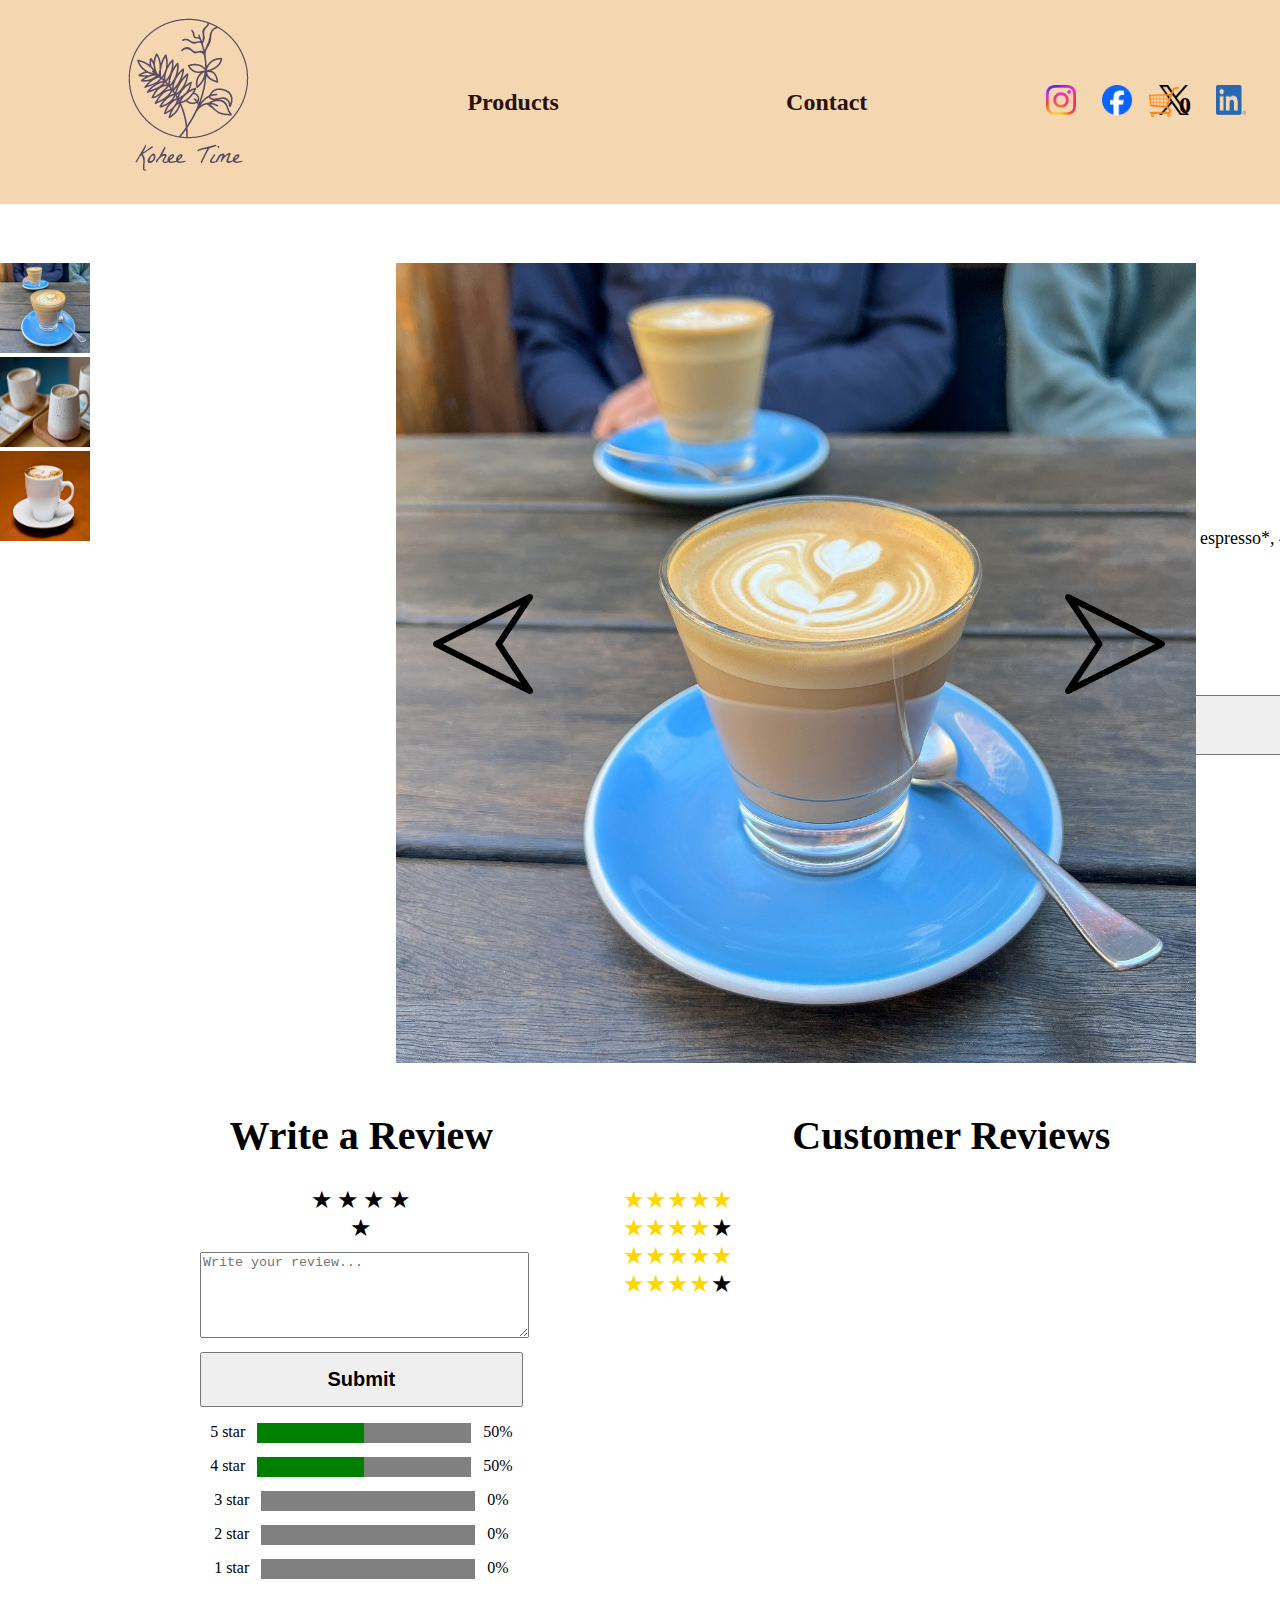
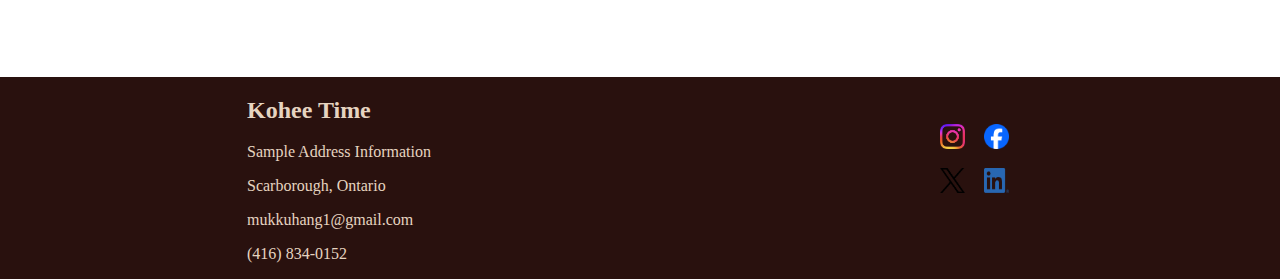
<file: product5-page.html>
<!DOCTYPE html>
<html lang="en">
<head>
    <meta charset="UTF-8">
    <meta name="viewport" content="width=device-width, initial-scale=1.0">
    <link rel="stylesheet" href="product-page.css">
    <title>Product</title>
</head>
<body>
    <nav id="navigation">
        <div id="nav-container">
            <a href="index.html">
                <img src="images/logo.png">
            </a>

            <div id="nav-buttons">
                <a href="products-page.html">
                    <h2>Products</h2>
                </a>

                <a href="contact.html">
                    <h2>Contact</h2>
                </a>
            </div>

            <div id="socials-container">
                <a href="https://www.instagram.com/" target="_blank">
                    <img src='images/socials/insta.png'  id="social-image">
                </a>
                
                <a href="https://www.facebook.com/" target="_blank">
                    <img src="images/socials/facebook.png" id="social-image">
                </a>

                <a href="https://twitter.com/">
                    <img src="images/socials/x-logo.png" id="social-image">
                </a>

                <a href="https://www.linkedin.com/">
                    <img src="images/socials/linkedin.png" id="social-image">
                </a>
            </div>

            <div class="cart-section">
                <a href="cart-page.html">
                    <img src="images/cart.png" id="social-image">
                </a>
                <h2 class="cart-amount">0</h2>
            </div>
        </div>
    </nav>

    <section>
        <div id="main-section">
            <div id="gallery-section">
                <img src="images/coffee/latte.jpg" id="gallery-image1">
                <img src="images/coffee2.jpg" id="gallery-image2">
                <img src="images/coffee3.jpg" id="gallery-image3">
            </div>

            <div id="main-image-container" class="main-image-container">
                <img src="images/coffee/latte.jpg">
                <img src="images/coffee2.jpg">
                <img src="images/coffee3.jpg">
            </div>

            <a id="arrow-image-back">
                <img src="images/arrow.png" id="arrow-image">
            </a>

            <a id="arrow-image-forward">
                <img src="images/arrow2.png" id="arrow-image">
            </a>

            <div id="product-information">
                <h1 id="product-name">Latte</h1>

                <h4 id="product-price">CA$2.00</h4>

                <p id="product-ingredients">
                    1 Cup. Ingredients: 2 ounces (2 shots) espresso*, 4 ounces hot water
                </p>

                <div>
                    <p>Quantity: </p>
                    <input id="quantity" type="number" value="1" min="1">
                </div>

                <button id="purchase-button" onclick="addToCart()">Purchase</button>
            </div>
        </div>

        <div id="review-section">
            <div class="add-review">
                <h1 id="review-title">Write a Review</h1>
                <div class="reviews-topcontainer">
                    <div class="stars">
                        <span class="star" data-value="1">&#9733;</span>
                        <span class="star" data-value="2">&#9733;</span>
                        <span class="star" data-value="3">&#9733;</span>
                        <span class="star" data-value="4">&#9733;</span>
                        <span class="star" data-value="5">&#9733;</span>
                    </div>
                    <textarea id="review-text" placeholder="Write your review..."></textarea>
                    <button class="submit-review">Submit</button>
                </div>
                
                <div id="review-distribution">
                    <div id="distribution-container">
                        <p>5 star</p>
                        <progress id="5bar" value="50" max="100"></progress>
                        <p id="percent5">50%</p>
                    </div>

                    <div id="distribution-container">
                        <p>4 star</p>
                        <progress id="4bar" value="50" max="100"></progress>
                        <p id="percent4">50%</p>
                    </div>

                    <div id="distribution-container">
                        <p>3 star</p>
                        <progress id="3bar" value="0" max="100"></progress>
                        <p id="percent3">0%</p>
                    </div>

                    <div id="distribution-container">
                        <p>2 star</p>
                        <progress id="2bar" value="0" max="100"></progress>
                        <p id="percent2">0%</p>
                    </div>

                    <div id="distribution-container">
                        <p>1 star</p>
                        <progress id="1bar" value="0" max="100"></progress>
                        <p id="percent1">0%</p>
                    </div>
                </div>

            </div>        
            
            <div class="reviews">
                <h1 id="review-title">Customer Reviews</h1>
                <div class="review">
                    <span class="star-active" data-value="1">&#9733;</span><span class="star-active" data-value="2">&#9733;</span><span class="star-active" data-value="3">&#9733;</span><span class="star-active" data-value="4">&#9733;</span><span class="star-active" data-value="5">&#9733;</span>
                </div>

                <div class="review">
                    <span class="star-active" data-value="1">&#9733;</span><span class="star-active" data-value="2">&#9733;</span><span class="star-active" data-value="3">&#9733;</span><span class="star-active" data-value="4">&#9733;</span><span class="review-star" data-value="5">&#9733;</span>
                </div>               

                <div class="review">
                    <span class="star-active" data-value="1">&#9733;</span><span class="star-active" data-value="2">&#9733;</span><span class="star-active" data-value="3">&#9733;</span><span class="star-active" data-value="4">&#9733;</span><span class="star-active" data-value="5">&#9733;</span>
                </div>

                <div class="review">
                    <span class="star-active" data-value="1">&#9733;</span><span class="star-active" data-value="2">&#9733;</span><span class="star-active" data-value="3">&#9733;</span><span class="star-active" data-value="4">&#9733;</span><span class="review-star" data-value="5">&#9733;</span>
                </div>
            </div>
        </div>
    </section>

    <section>
        <div  id="business-info">
            <div id="business-info-container">
                <h2>Kohee Time</h2>
                <p>Sample Address Information</p>
                <p>Scarborough, Ontario</p>
                <p>mukkuhang1@gmail.com</p>
                <p>(416) 834-0152</p>
            </div>
    
            <div id="socials-container-business">
                <a href="https://www.instagram.com/" target="_blank">
                    <img src="images/socials/insta.png"  id="social-image-business">
                </a>
                
                <a href="https://www.facebook.com/" target="_blank">
                    <img src="images/socials/facebook.png"id="social-image-business">
                </a>

                <a href="https://twitter.com/">
                    <img src="images/socials/x-logo.png" id="social-image-business">
                </a>

                <a href="https://www.linkedin.com/">
                    <img src="images/socials/linkedin.png" id="social-image-business">
                </a>
            </div>
        </div>
    </section>
    <script src="product-page.js"></script>
</body>
</html>
</file>
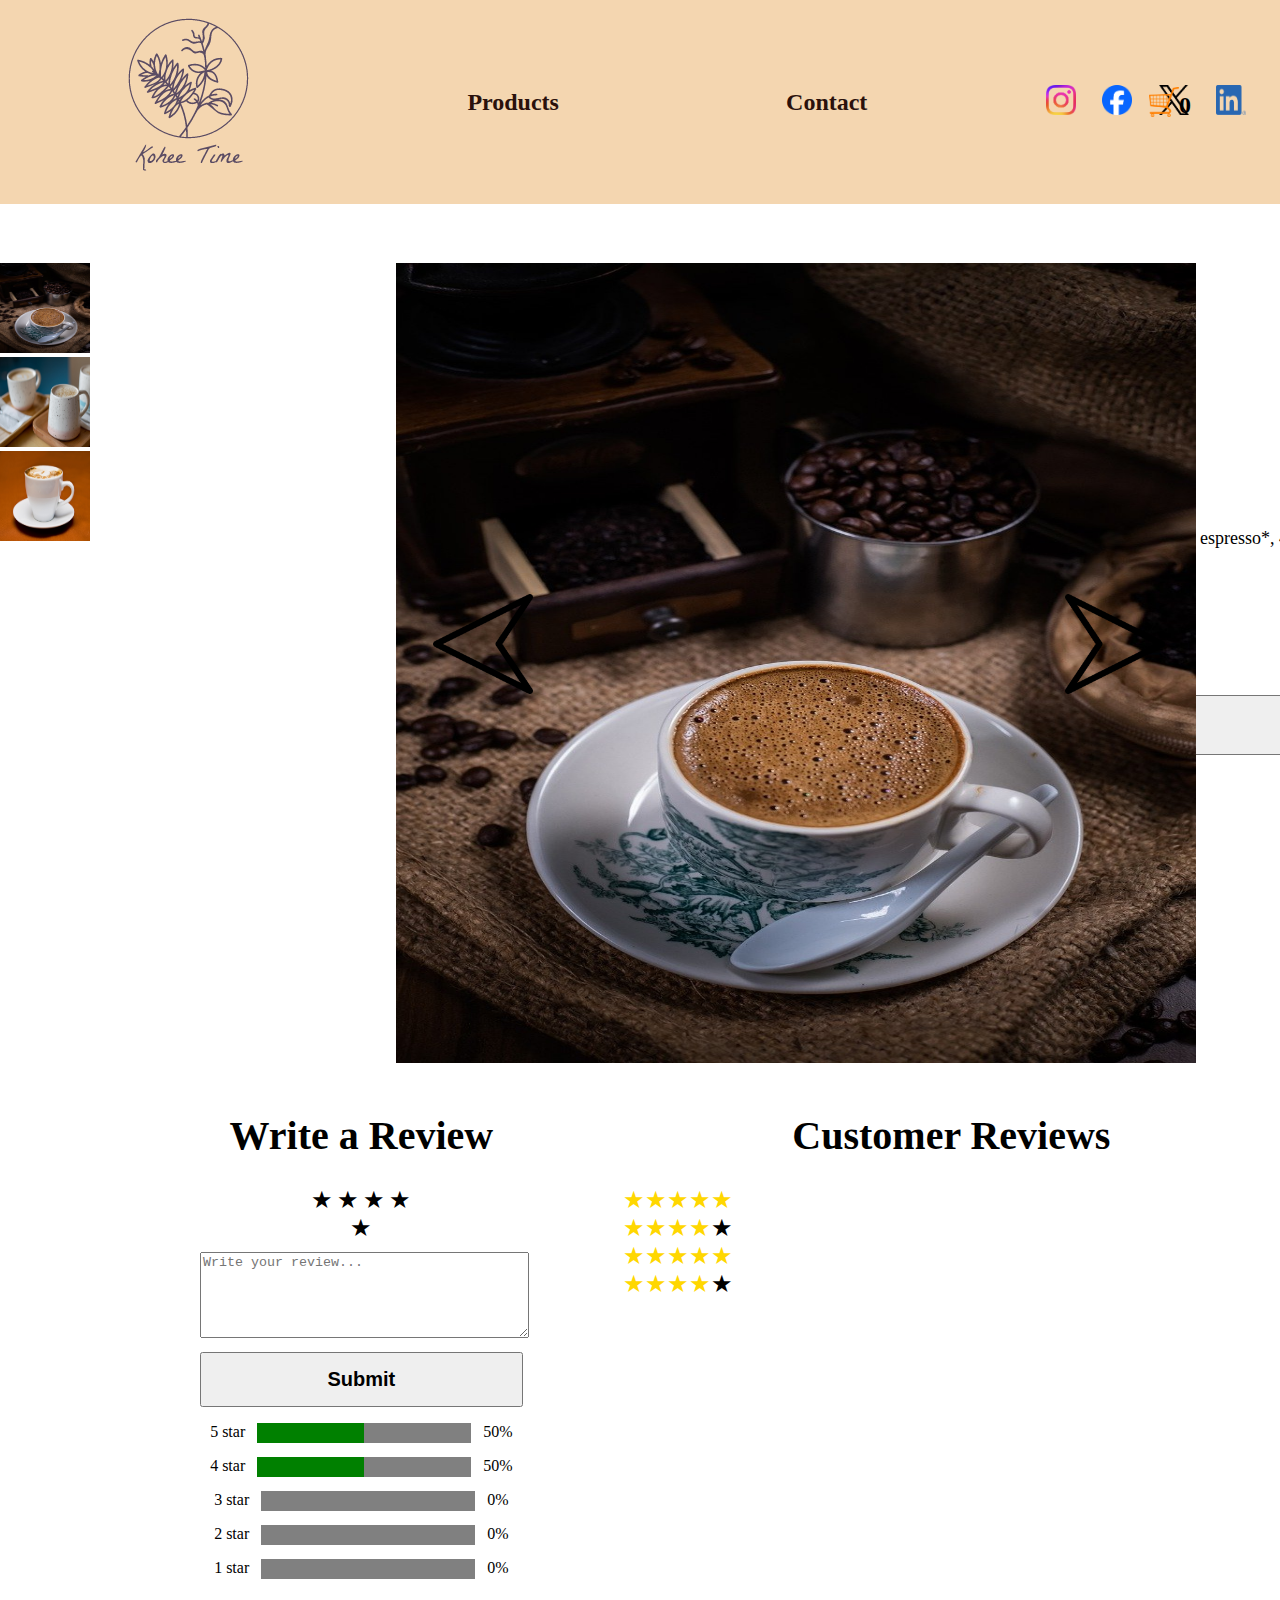
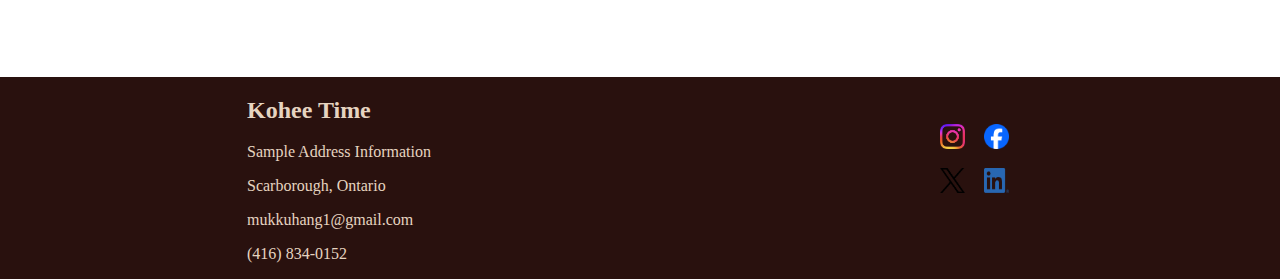
<file: product6-page.html>
<!DOCTYPE html>
<html lang="en">
<head>
    <meta charset="UTF-8">
    <meta name="viewport" content="width=device-width, initial-scale=1.0">
    <link rel="stylesheet" href="product-page.css">
    <title>Product</title>
</head>
<body>
    <nav id="navigation">
        <div id="nav-container">
            <a href="index.html">
                <img src="images/logo.png">
            </a>

            <div id="nav-buttons">
                <a href="products-page.html">
                    <h2>Products</h2>
                </a>

                <a href="contact.html">
                    <h2>Contact</h2>
                </a>
            </div>

            <div id="socials-container">
                <a href="https://www.instagram.com/" target="_blank">
                    <img src='images/socials/insta.png'  id="social-image">
                </a>
                
                <a href="https://www.facebook.com/" target="_blank">
                    <img src="images/socials/facebook.png" id="social-image">
                </a>

                <a href="https://twitter.com/">
                    <img src="images/socials/x-logo.png" id="social-image">
                </a>

                <a href="https://www.linkedin.com/">
                    <img src="images/socials/linkedin.png" id="social-image">
                </a>
            </div>

            <div class="cart-section">
                <a href="cart-page.html">
                    <img src="images/cart.png" id="social-image">
                </a>
                <h2 class="cart-amount">0</h2>
            </div>
        </div>
    </nav>

    <section>
        <div id="main-section">
            <div id="gallery-section">
                <img src="images/coffee/cortado.jpg" id="gallery-image1">
                <img src="images/coffee2.jpg" id="gallery-image2">
                <img src="images/coffee3.jpg" id="gallery-image3">
            </div>

            <div id="main-image-container" class="main-image-container">
                <img src="images/coffee/cortado.jpg">
                <img src="images/coffee2.jpg">
                <img src="images/coffee3.jpg">
            </div>

            <a id="arrow-image-back">
                <img src="images/arrow.png" id="arrow-image">
            </a>

            <a id="arrow-image-forward">
                <img src="images/arrow2.png" id="arrow-image">
            </a>

            <div id="product-information">
                <h1 id="product-name">Cortado</h1>

                <h4 id="product-price">CA$2.00</h4>

                <p id="product-ingredients">
                    1 Cup. Ingredients: 2 ounces (2 shots) espresso*, 4 ounces hot water
                </p>

                <div>
                    <p>Quantity: </p>
                    <input id="quantity" type="number" value="1" min="1">
                </div>

                <button id="purchase-button" onclick="addToCart()">Purchase</button>
            </div>
        </div>

        <div id="review-section">
            <div class="add-review">
                <h1 id="review-title">Write a Review</h1>
                <div class="reviews-topcontainer">
                    <div class="stars">
                        <span class="star" data-value="1">&#9733;</span>
                        <span class="star" data-value="2">&#9733;</span>
                        <span class="star" data-value="3">&#9733;</span>
                        <span class="star" data-value="4">&#9733;</span>
                        <span class="star" data-value="5">&#9733;</span>
                    </div>
                    <textarea id="review-text" placeholder="Write your review..."></textarea>
                    <button class="submit-review">Submit</button>
                </div>
                
                <div id="review-distribution">
                    <div id="distribution-container">
                        <p>5 star</p>
                        <progress id="5bar" value="50" max="100"></progress>
                        <p id="percent5">50%</p>
                    </div>

                    <div id="distribution-container">
                        <p>4 star</p>
                        <progress id="4bar" value="50" max="100"></progress>
                        <p id="percent4">50%</p>
                    </div>

                    <div id="distribution-container">
                        <p>3 star</p>
                        <progress id="3bar" value="0" max="100"></progress>
                        <p id="percent3">0%</p>
                    </div>

                    <div id="distribution-container">
                        <p>2 star</p>
                        <progress id="2bar" value="0" max="100"></progress>
                        <p id="percent2">0%</p>
                    </div>

                    <div id="distribution-container">
                        <p>1 star</p>
                        <progress id="1bar" value="0" max="100"></progress>
                        <p id="percent1">0%</p>
                    </div>
                </div>

            </div>        
            
            <div class="reviews">
                <h1 id="review-title">Customer Reviews</h1>
                <div class="review">
                    <span class="star-active" data-value="1">&#9733;</span><span class="star-active" data-value="2">&#9733;</span><span class="star-active" data-value="3">&#9733;</span><span class="star-active" data-value="4">&#9733;</span><span class="star-active" data-value="5">&#9733;</span>
                </div>

                <div class="review">
                    <span class="star-active" data-value="1">&#9733;</span><span class="star-active" data-value="2">&#9733;</span><span class="star-active" data-value="3">&#9733;</span><span class="star-active" data-value="4">&#9733;</span><span class="review-star" data-value="5">&#9733;</span>
                </div>               

                <div class="review">
                    <span class="star-active" data-value="1">&#9733;</span><span class="star-active" data-value="2">&#9733;</span><span class="star-active" data-value="3">&#9733;</span><span class="star-active" data-value="4">&#9733;</span><span class="star-active" data-value="5">&#9733;</span>
                </div>

                <div class="review">
                    <span class="star-active" data-value="1">&#9733;</span><span class="star-active" data-value="2">&#9733;</span><span class="star-active" data-value="3">&#9733;</span><span class="star-active" data-value="4">&#9733;</span><span class="review-star" data-value="5">&#9733;</span>
                </div>
            </div>
        </div>
    </section>

    <section>
        <div  id="business-info">
            <div id="business-info-container">
                <h2>Kohee Time</h2>
                <p>Sample Address Information</p>
                <p>Scarborough, Ontario</p>
                <p>mukkuhang1@gmail.com</p>
                <p>(416) 834-0152</p>
            </div>
    
            <div id="socials-container-business">
                <a href="https://www.instagram.com/" target="_blank">
                    <img src="images/socials/insta.png"  id="social-image-business">
                </a>
                
                <a href="https://www.facebook.com/" target="_blank">
                    <img src="images/socials/facebook.png"id="social-image-business">
                </a>

                <a href="https://twitter.com/">
                    <img src="images/socials/x-logo.png" id="social-image-business">
                </a>

                <a href="https://www.linkedin.com/">
                    <img src="images/socials/linkedin.png" id="social-image-business">
                </a>
            </div>
        </div>
    </section>
    <script src="product-page.js"></script>
</body>
</html>
</file>
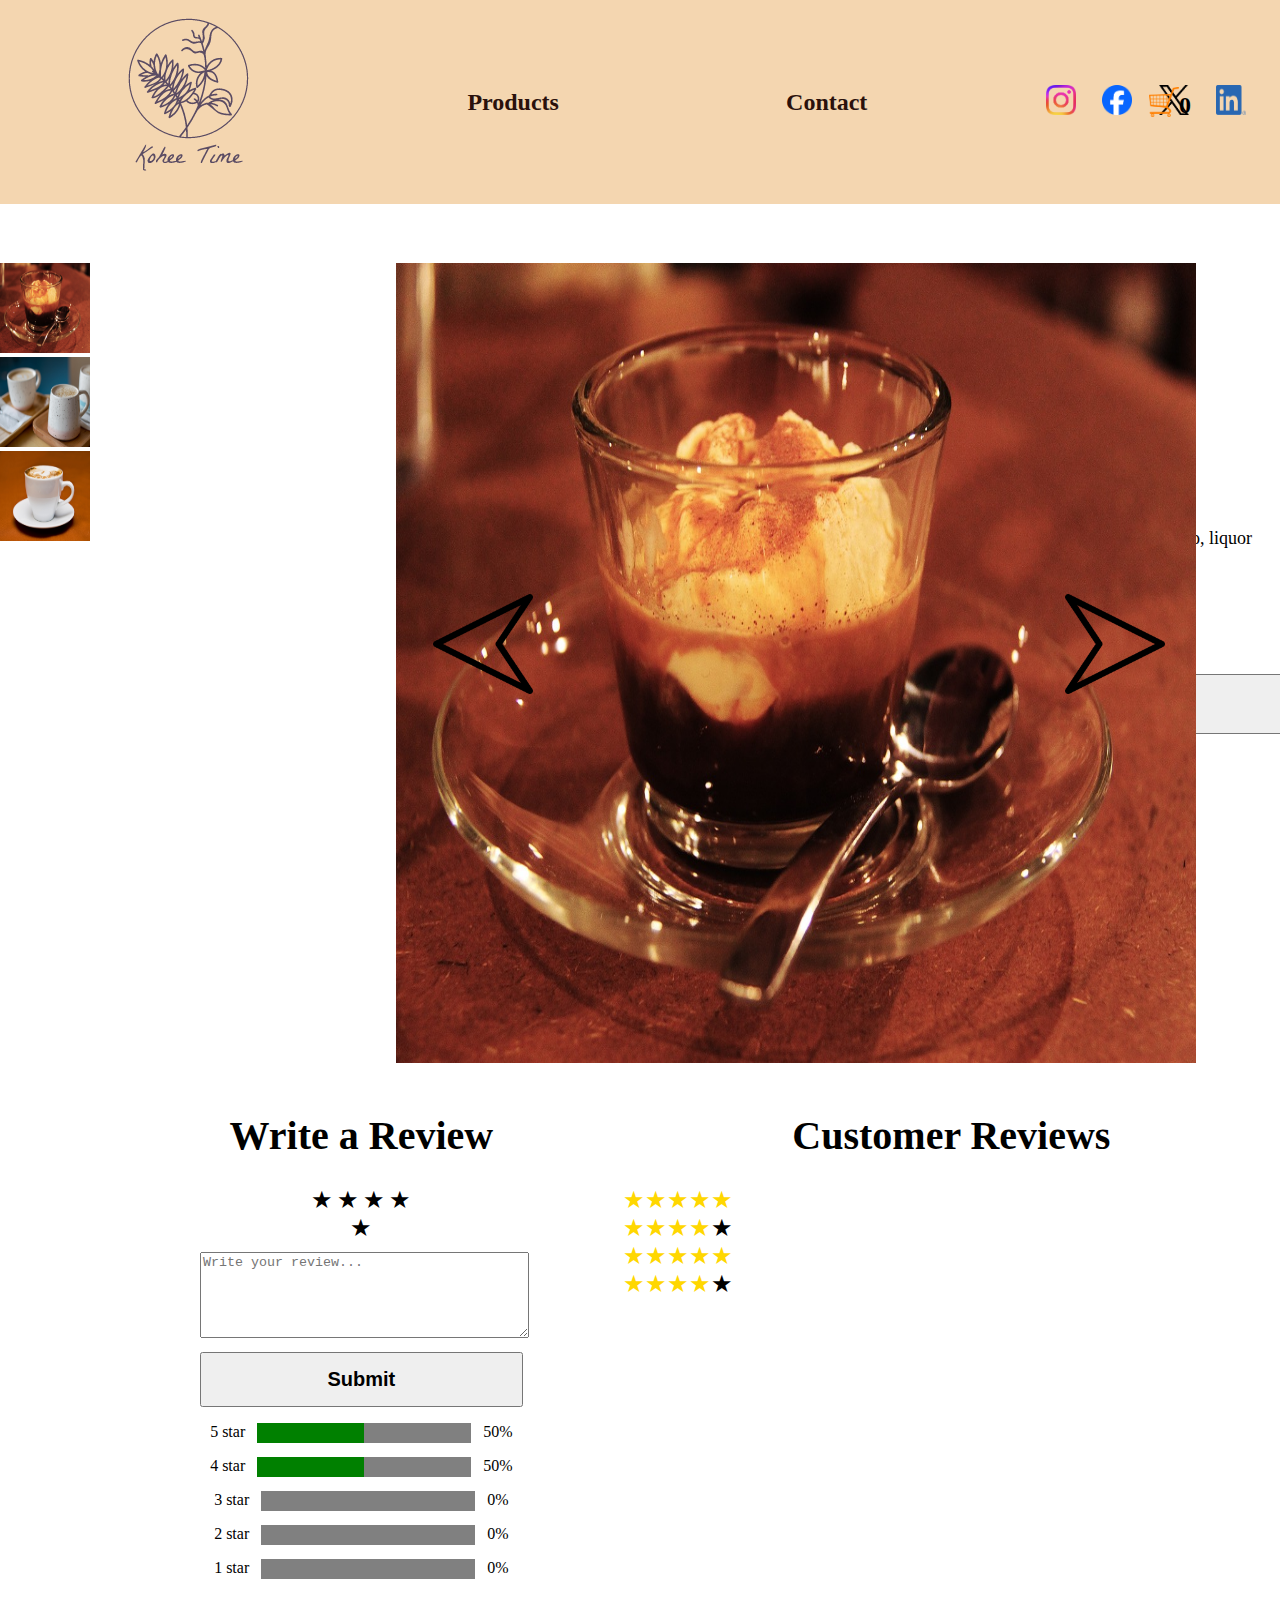
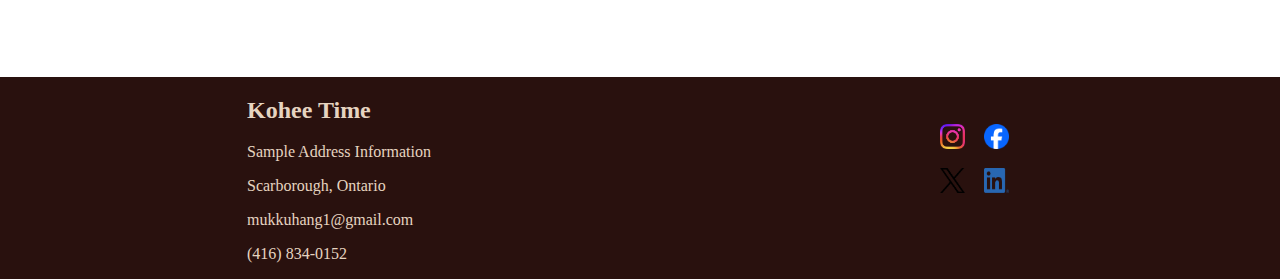
<file: product8-page.html>
<!DOCTYPE html>
<html lang="en">
<head>
    <meta charset="UTF-8">
    <meta name="viewport" content="width=device-width, initial-scale=1.0">
    <link rel="stylesheet" href="product-page.css">
    <title>Product</title>
</head>
<body>
    <nav id="navigation">
        <div id="nav-container">
            <a href="index.html">
                <img src="images/logo.png">
            </a>

            <div id="nav-buttons">
                <a href="products-page.html">
                    <h2>Products</h2>
                </a>

                <a href="contact.html">
                    <h2>Contact</h2>
                </a>
            </div>

            <div id="socials-container">
                <a href="https://www.instagram.com/" target="_blank">
                    <img src='images/socials/insta.png'  id="social-image">
                </a>
                
                <a href="https://www.facebook.com/" target="_blank">
                    <img src="images/socials/facebook.png" id="social-image">
                </a>

                <a href="https://twitter.com/">
                    <img src="images/socials/x-logo.png" id="social-image">
                </a>

                <a href="https://www.linkedin.com/">
                    <img src="images/socials/linkedin.png" id="social-image">
                </a>
            </div>

            <div class="cart-section">
                <a href="cart-page.html">
                    <img src="images/cart.png" id="social-image">
                </a>
                <h2 class="cart-amount">0</h2>
            </div>
        </div>
    </nav>

    <section>
        <div id="main-section">
            <div id="gallery-section">
                <img src="images/coffee/affogato.jpg" id="gallery-image1">
                <img src="images/coffee2.jpg" id="gallery-image2">
                <img src="images/coffee3.jpg" id="gallery-image3">
            </div>

            <div id="main-image-container" class="main-image-container">
                <img src="images/coffee/affogato.jpg">
                <img src="images/coffee2.jpg">
                <img src="images/coffee3.jpg">
            </div>

            <a id="arrow-image-back">
                <img src="images/arrow.png" id="arrow-image">
            </a>

            <a id="arrow-image-forward">
                <img src="images/arrow2.png" id="arrow-image">
            </a>

            <div id="product-information">
                <h1 id="product-name">Affogato</h1>

                <h4 id="product-price">CA$2.00</h4>

                <p id="product-ingredients">
                    1 Cup. Ingredients: icecream, espresso, liquor    
                </p>

                <div>
                    <p>Quantity: </p>
                    <input type="number" value="1" type="number" min="1">
                </div>

                <button id="purchase-button">Purchase</button>
            </div>
        </div>

        <div id="review-section">
            <div class="add-review">
                <h1 id="review-title">Write a Review</h1>
                <div class="reviews-topcontainer">
                    <div class="stars">
                        <span class="star" data-value="1">&#9733;</span>
                        <span class="star" data-value="2">&#9733;</span>
                        <span class="star" data-value="3">&#9733;</span>
                        <span class="star" data-value="4">&#9733;</span>
                        <span class="star" data-value="5">&#9733;</span>
                    </div>
                    <textarea id="review-text" placeholder="Write your review..."></textarea>
                    <button class="submit-review">Submit</button>
                </div>
                
                <div id="review-distribution">
                    <div id="distribution-container">
                        <p>5 star</p>
                        <progress id="5bar" value="50" max="100"></progress>
                        <p id="percent5">50%</p>
                    </div>

                    <div id="distribution-container">
                        <p>4 star</p>
                        <progress id="4bar" value="50" max="100"></progress>
                        <p id="percent4">50%</p>
                    </div>

                    <div id="distribution-container">
                        <p>3 star</p>
                        <progress id="3bar" value="0" max="100"></progress>
                        <p id="percent3">0%</p>
                    </div>

                    <div id="distribution-container">
                        <p>2 star</p>
                        <progress id="2bar" value="0" max="100"></progress>
                        <p id="percent2">0%</p>
                    </div>

                    <div id="distribution-container">
                        <p>1 star</p>
                        <progress id="1bar" value="0" max="100"></progress>
                        <p id="percent1">0%</p>
                    </div>
                </div>

            </div>        
            
            <div class="reviews">
                <h1 id="review-title">Customer Reviews</h1>
                <div class="review">
                    <span class="star-active" data-value="1">&#9733;</span><span class="star-active" data-value="2">&#9733;</span><span class="star-active" data-value="3">&#9733;</span><span class="star-active" data-value="4">&#9733;</span><span class="star-active" data-value="5">&#9733;</span>
                </div>

                <div class="review">
                    <span class="star-active" data-value="1">&#9733;</span><span class="star-active" data-value="2">&#9733;</span><span class="star-active" data-value="3">&#9733;</span><span class="star-active" data-value="4">&#9733;</span><span class="review-star" data-value="5">&#9733;</span>
                </div>               

                <div class="review">
                    <span class="star-active" data-value="1">&#9733;</span><span class="star-active" data-value="2">&#9733;</span><span class="star-active" data-value="3">&#9733;</span><span class="star-active" data-value="4">&#9733;</span><span class="star-active" data-value="5">&#9733;</span>
                </div>

                <div class="review">
                    <span class="star-active" data-value="1">&#9733;</span><span class="star-active" data-value="2">&#9733;</span><span class="star-active" data-value="3">&#9733;</span><span class="star-active" data-value="4">&#9733;</span><span class="review-star" data-value="5">&#9733;</span>
                </div>
            </div>
        </div>
    </section>

    <section>
        <div  id="business-info">
            <div id="business-info-container">
                <h2>Kohee Time</h2>
                <p>Sample Address Information</p>
                <p>Scarborough, Ontario</p>
                <p>mukkuhang1@gmail.com</p>
                <p>(416) 834-0152</p>
            </div>
    
            <div id="socials-container-business">
                <a href="https://www.instagram.com/" target="_blank">
                    <img src="images/socials/insta.png"  id="social-image-business">
                </a>
                
                <a href="https://www.facebook.com/" target="_blank">
                    <img src="images/socials/facebook.png"id="social-image-business">
                </a>

                <a href="https://twitter.com/">
                    <img src="images/socials/x-logo.png" id="social-image-business">
                </a>

                <a href="https://www.linkedin.com/">
                    <img src="images/socials/linkedin.png" id="social-image-business">
                </a>
            </div>
        </div>
    </section>
    <script src="product-page.js"></script>
</body>
</html>
</file>
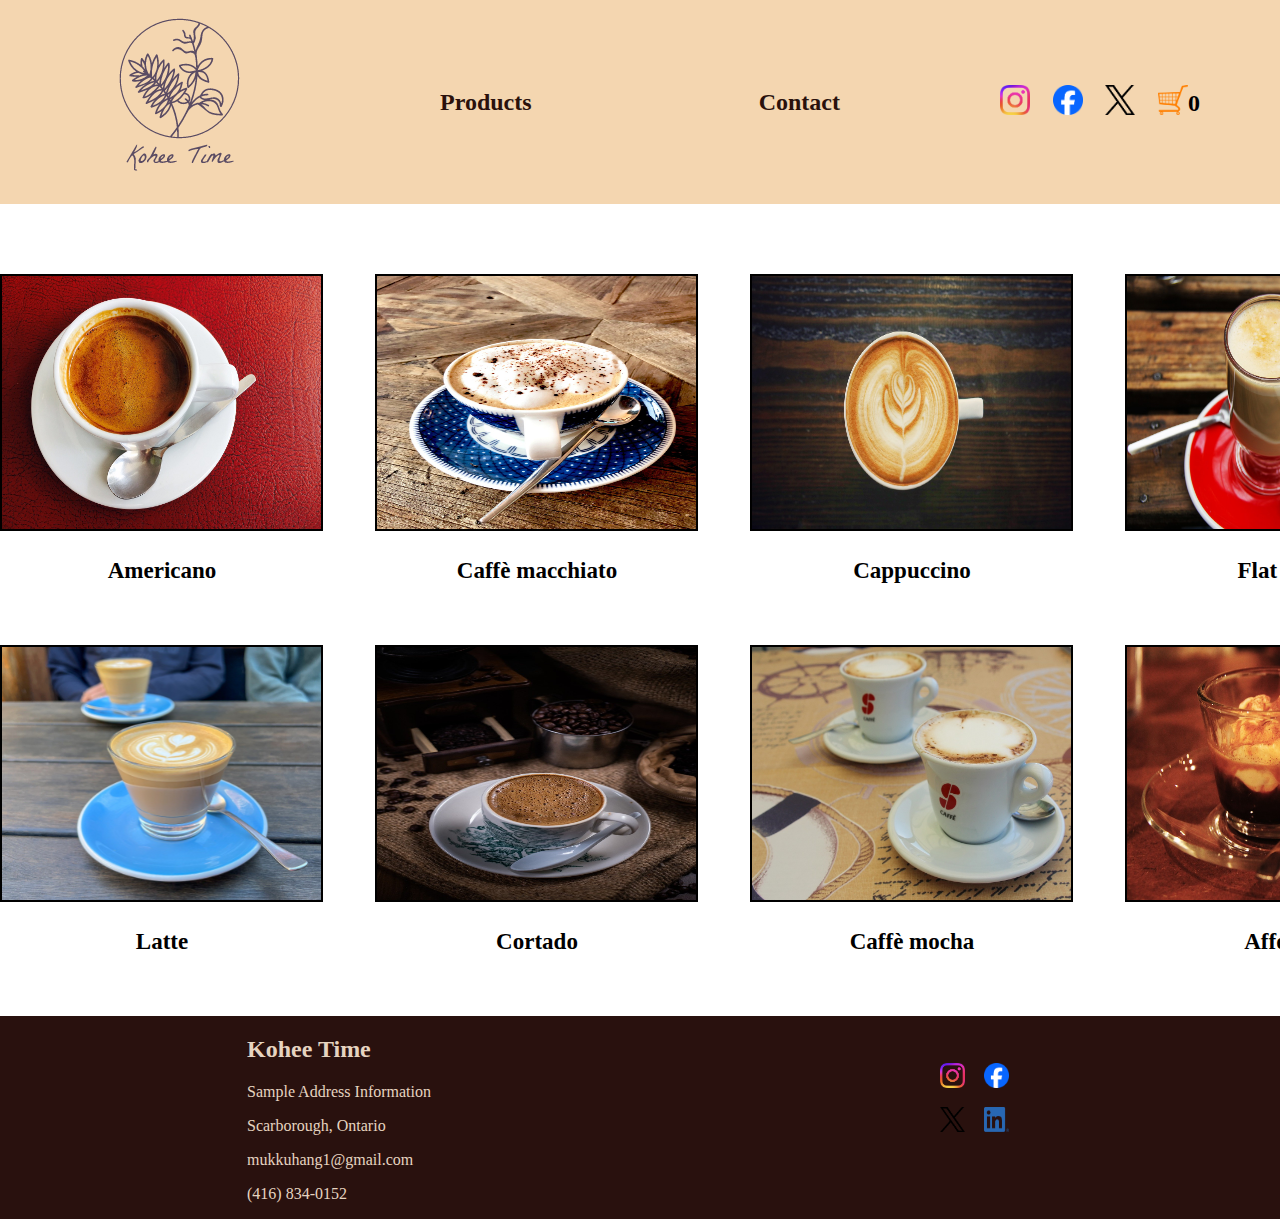
<file: products-page.html>
<!DOCTYPE html>
<html lang="en">
<head>
    <meta charset="UTF-8">
    <meta name="viewport" content="width=device-width, initial-scale=1.0">
    <link rel="stylesheet" href="products-styles.css">
    <title>Products</title>
</head>
<body>
    <nav id="navigation">
        <div id="nav-container">
            <a href="index.html">
                <img src="images/logo.png">
            </a>

            <div id="nav-buttons">
                <a href="products-page.html">
                    <h2>Products</h2>
                </a>

                <a href="contact.html">
                    <h2>Contact</h2>
                </a>
            </div>

            <div id="socials-container">
                <a href="https://www.instagram.com/" target="_blank">
                    <img src="images/socials/insta.png"  id="social-image">
                </a>
                
                <a href="https://www.facebook.com/" target="_blank">
                    <img src="images/socials/facebook.png" id="social-image">
                </a>

                <a href="https://twitter.com/">
                    <img src="images/socials/x-logo.png" id="social-image">
                </a>

                <div class="cart-section">
                    <a href="cart-page.html">
                        <img src="images/cart.png" id="social-image">
                    </a>
                    <h2 class="cart-amount">0</h2>
                </div>
            </div>
        </div>
    </nav>

    <section>
        <div id="products-container">
            <div id="product-detail-container">
                <img src="images/coffee/americano.jpg"  id="product-image" class="product-americano">
                <div id="product-discription">
                    <p class="product-americano">Americano</p>
                </div>
            </div>

            <div id="product-detail-container">
                <img src="images/coffee/Caffè-macchiato.jpg" id="product-image" class="product-macchiato">
                <div id="product-discription">
                    <p class="product-macchiato">Caffè macchiato</p>
                </div>
            </div>

            <div id="product-detail-container">
                <img src="images/coffee/cappucino.jpg" id="product-image" class="product-cappuccino">
                <div id="product-discription">
                    <p class="product-cappuccino">Cappuccino</p>
                </div>
            </div>

            <div id="product-detail-container">
                <img src="images/coffee/flatwhite.jpg" id="product-image" class="product-flatwhite">
                <div id="product-discription">
                    <p class="product-flatwhite">Flat white</p>
                </div>
            </div>

            <div id="product-detail-container">
                <img src="images/coffee/latte.jpg" id="product-image" class="product-latte">
                <div id="product-discription">
                    <p class="product-latte">Latte</p>
                </div>
            </div>

            <div id="product-detail-container">
                <img src="images/coffee/cortado.jpg" id="product-image" class="product-cortado">
                <div id="product-discription">
                    <p class="product-cortado">Cortado</p>
                </div>
            </div>

            <div id="product-detail-container">
                <img src="images/coffee/Caffè-mocha.jpg" id="product-image" class="product-caffemocha">
                <div id="product-discription">
                    <p class="product-caffemocha">Caffè mocha</p>
                </div>
            </div>

            <div id="product-detail-container">
                <img src="images/coffee/affogato.jpg" id="product-image" class="product-affogato">
                <div id="product-discription">
                    <p class="product-affogato">Affogato</p>
                </div>
            </div>
        </div>

        <section>
            <div  id="business-info">
                <div id="business-info-container">
                    <h2>Kohee Time</h2>
                    <p>Sample Address Information</p>
                    <p>Scarborough, Ontario</p>
                    <p>mukkuhang1@gmail.com</p>
                    <p>(416) 834-0152</p>
                </div>
        
                <div id="socials-container-business">
                    <a href="https://www.instagram.com/" target="_blank">
                        <img src="images/socials/insta.png"  id="social-image-business">
                    </a>
                    
                    <a href="https://www.facebook.com/" target="_blank">
                        <img src="images/socials/facebook.png"id="social-image-business">
                    </a>
    
                    <a href="https://twitter.com/">
                        <img src="images/socials/x-logo.png" id="social-image-business">
                    </a>
    
                    <a href="https://www.linkedin.com/">
                        <img src="images/socials/linkedin.png" id="social-image-business">
                    </a>
                </div>
            </div>
        </section>
    <script src="products-page.js"></script>
</body>
</html>
</file>
<file: styles.css>
body{
    margin: 0;
}

/*Header section*/
#navigation{
    width: 100%;
    background-color: #f4d6b0;
}

#nav-container{ 
    display: flex;
    justify-content: space-around;
    align-items: center;
}

#nav-buttons{
    display: flex;
    justify-content: space-between;
    width: 400px;
}

a{
    text-decoration: none;
    color: #2a110c;
}

#social-image{
    width: 30px;
    height: 30px;
}

#socials-container{
    display: flex;
    justify-content: space-between;
    width: 200px;
    margin-right: -275px;
}

.cart-section{
    display: flex;
    height: 30px;
}

.cart-amount{
    margin-top: 5px;
}

/*Main image section*/
#main-image{
    width: 100%;
    height: 1400px;
    margin-bottom: -4px;
}

/*Business Section*/

#business-info{
    background-color: #29110e;
    display: flex;
    justify-content: space-around;
    align-items: center;
}

#business-info-container{
    color: #e6d4c0;
}

#socials-container-business{
    height: 108px;
    width: 108px;
}

#social-image-business{
    height: 25px;
    width: 25px;
    margin-bottom: 15px;
    margin-left: 15px;
}
</file>
<file: cart-page.css>
body{
    margin: 0;
}
/*Header section*/
#navigation{
    width: 100%;
    background-color: #f4d6b0;
}

#nav-container{
    display: flex;
    justify-content: space-around;
    align-items: center;
}

#nav-buttons{
    display: flex;
    justify-content: space-between;
    width: 400px;
}

a{
    text-decoration: none;
    color: #2a110c;
}

#social-image{
    width: 30px;
    height: 30px;
}

#socials-container{
    display: flex;
    justify-content: space-between;
    width: 200px;
    margin-right: -275px;
}

.cart-section{
    display: flex;
    height: 30px;
}

.cart-amount{
    margin-top: 5px;
}

/*Main Section*/
.main-section{
    height: 711px;
}
.productinfo-container{
    width: 1050px;
    height: 150px;
}

.productInfoDiv{
    display: flex;
    height: 150px;
    justify-content: space-between;
    margin-bottom: 10px;
}

.products-container, .cart-title{
    display: flex;
    width: 1200px;
    margin-left: auto;
    margin-right: auto;
}

.image-container{
    height: 150px;
    width: 150px;
}

.product-name{
    margin-left: 21px;
}

.total-container{
    width: 1200px;
    margin-left: auto;
    margin-right: auto;
    margin-bottom: 10px;
}

.total-section{
    width: 1051px;
    text-align: right;
}

.total-top-section{
    display: flex;
    justify-content: space-between;
    text-align: center;
    width: 400px;
    margin-left: 652px;
}

.checkout{
    width: 400px;
    height: 55px;
    font-size: 16px;
    font-weight: 700;
}

/*Business Section*/

#business-info{
    background-color: #29110e;
    display: flex;
    justify-content: space-around;
    align-items: center;
}

#business-info-container{
    color: #e6d4c0;
}

#socials-container-business{
    height: 108px;
    width: 108px;
}

#social-image-business{
    height: 25px;
    width: 25px;
    margin-bottom: 15px;
    margin-left: 15px;
}
</file>
<file: contact-styles.css>
body{
    margin: 0;
}

/*Header Section*/
#navigation{
    width: 100%;
    background-color: #f4d6b0;
}

#nav-container{
    display: flex;
    justify-content: space-around;
    align-items: center;
}

#nav-buttons{
    display: flex;
    justify-content: space-between;
    width: 400px;
}

a{
    text-decoration: none;
    color: #2a110c;
}

#social-image{
    width: 30px;
    height: 30px;
}

#socials-container{
    display: flex;
    justify-content: space-between;
    width: 200px;
    margin-right: -275px;
}


.cart-section{
    display: flex;
    height: 30px;
}

.cart-amount{
    margin-top: 5px;
}

/*Contact Section*/
#contact-container{
    margin-left: auto;
    margin-right: auto;
    width: 1000px;
    display: flex;
    justify-content: space-between;
    height: 566px;
}

#contact-title{
    font-size: 39px;
}

#gmail{
    margin-bottom: -10px;
}

#address{
    margin-bottom: -10px;
}

#fullname-container{
    display: flex;
}

#name-input{
    height: 40px;
    width: 293px;
    margin-right: 10px;
}

#email-input{
    width: 600px;
    height: 40px;
}

#message-input{
    width: 600px;
    height: 100px;
}

.send-button{
    height: 60px;
    width: 130px;
    font-size: 15px;
    font-weight: 700;
    margin-top: 10px;
}
/*Business Information Section*/
#business-info{
    background-color: #29110e;
    display: flex;
    justify-content: space-around;
    align-items: center;
}

#business-info-container{
    color: #e6d4c0;
}

#socials-container-business{
    height: 108px;
    width: 108px;
}

#social-image-business{
    height: 25px;
    width: 25px;
    margin-bottom: 15px;
    margin-left: 15px;
}
</file>
<file: product-page.css>
body{
    margin: 0;
    font-family: 'Merriweather', serif;
}

/*Header section*/
#navigation{
    width: 100%;
    background-color: #f4d6b0;
}

#nav-container{
    display: flex;
    justify-content: space-around;
    align-items: center;
}

#nav-buttons{
    display: flex;
    justify-content: space-between;
    width: 400px;
}

a{
    text-decoration: none;
    color: #2a110c;
}

#social-image{
    width: 30px;
    height: 30px;
}

#socials-container{
    display: flex;
    justify-content: space-between;
    width: 200px;
    margin-right: -275px;
}

.cart-section{
    display: flex;
    height: 30px;
}

.cart-amount{
    margin-top: 5px;
}

/*Gallery Section*/
#main-section{
    display: flex;
    margin-left: auto;
    margin-right: auto;
    width: 1300px;
    height: 800px;
}

#gallery-section{
    margin-top: 59px;
    width: 100px;
}

#gallery-section:hover{
    cursor: pointer;
}

#gallery-image1, #gallery-image2, #gallery-image3{
    width: 90px;
    height: 90px;
}

#gallery-image:hover{
    cursor: pointer;
}

/*Main image section*/

#arrow-image-back{
    position: absolute;
    top: 594px;
    left: 433px;
    width: 100px;
}

#arrow-image-forward{
    position: absolute;
    top: 594px;
    left: 1065px;
    width: 100px;
}

#arrow-image{
    width:inherit;
    height: inherit;
}

#arrow-image:hover{
    cursor: pointer;
}

#main-image-container{
    width: 800px;
    height: 800px;
}

#main-image-container img{
    width: inherit;
    height: inherit;
    position: absolute;
    top: 263px;
    left: 396px;
    display: none;
}

#main-image-container img.active {
    display: block;
}

#main-image-container img:first-child{
    display: block;
}

/*Product information section*/
#product-information{
    margin-left: 425px;
    margin-top: 174px;
}

#product-name{
    font-size: 40px;
}

#product-price{
    font-size: 20px;
}

#product-ingredients{
    font-size: 18px;
}

input{
    height: 42px;
    width: 92px;
    padding: 10px;
    margin-top: -11px;
    margin-bottom: 18px;
}

#purchase-button{
    height: 60px;
    width: 378px;
    font-size: 18px;
}

/*Review Section*/
.reviews{
    width: 800px;
    text-align: center;
    margin-left: 100px;
}

.review{
    text-align: start;
}

.add-review{
    margin-left: 200px;
}

#review-section{
    display: flex;
    margin-top: 81px;
}

.reviews-topcontainer{
    display: block;
    text-align: center;
}

#review-text{
    width: 100%;
    height: 80px;
    margin-bottom: 10px;
}

.submit-review{
    width: 100%;
    height: 55px;
    font-size: 20px;
    font-weight: 700;
}

.stars{
    width: 120px;
    display: inline-block;
    margin-bottom: 10px;
}

#review-title{
    font-size: 40px;
    text-align: center;
}

#distribution-container{
    display: flex;
    justify-content: center;
    margin-bottom: -16px;
}

progress{
    width: 214px;
    -webkit-appearance: none;
    -moz-appearance: none;
    height: 20px;
    margin-top: 16px;
    margin-left: 12px;
    margin-right: 12px;
    border-radius: 3px;
}

.star{
    font-size: 24px;
    cursor: pointer;
}

.star-active{
    font-size: 24px;
    color: gold;
}

.review-star{
    font-size: 24px;
}

.review-star.active{
    color: gold;
}

.star:hover, .star.active{
    color: gold;
}

.partial-star{
    display: inline-block;
    font-size: 20px;
}

/*Business Section*/

#business-info{
    background-color: #29110e;
    display: flex;
    justify-content: space-around;
    align-items: center;
    margin-top: 100px;
}

#business-info-container{
    color: #e6d4c0;
}

#socials-container-business{
    height: 108px;
    width: 108px;
}

#social-image-business{
    height: 25px;
    width: 25px;
    margin-bottom: 15px;
    margin-left: 15px;
}
</file>
<file: products-styles.css>
body{
    margin: 0;
}

/*Header Section*/
#navigation{
    width: 100%;
    background-color: #f4d6b0;
}

#nav-container{
    display: flex;
    justify-content: space-around;
    align-items: center;
}

#nav-buttons{
    display: flex;
    justify-content: space-between;
    width: 400px;
    color: #45354E;
}

#social-image{
    width: 30px;
    height: 30px;
}

#socials-container{
    display: flex;
    justify-content: space-between;
    width: 200px;
}

a{
    text-decoration: none;
    color: #2a110c;
}

.cart-section{
    display: flex;
    height: 30px;
}

.cart-amount{
    margin-top: 5px;
}


/*Product Section*/
#products-container{
    display: grid;
    grid-template-columns: 375px 375px 375px 375px;
    width: 1500px;
    margin-left: auto;
    margin-right: auto;
    margin-top: 70px;
}

.product-americano, .product-macchiato, .product-cappuccino, .product-flatwhite, .product-latte, .product-cortado, .product-caffemocha, .product-affogato{
    cursor: pointer;
    font-size: 23px;
    font-weight: 700;
}

#product-detail-container{
    width: 324px;
    margin-bottom: 38px;
}

#product-image{
    width: 319px;
    height: 253px;
    border: 2px solid black;
}

#product-discription{
    text-align: center;
}

#social-image{
    width: 30px;
    height: 30px;
}

#socials-container{
    display: flex;
    justify-content: space-between;
    width: 200px;
}

/*Business Information Section*/
#business-info{
    background-color: #29110e;
    display: flex;
    justify-content: space-around;
    align-items: center;
}

#business-info-container{
    color: #e6d4c0;
}

#socials-container-business{
    height: 108px;
    width: 108px;
}

#social-image-business{
    height: 25px;
    width: 25px;
    margin-bottom: 15px;
    margin-left: 15px;
}
</file>
